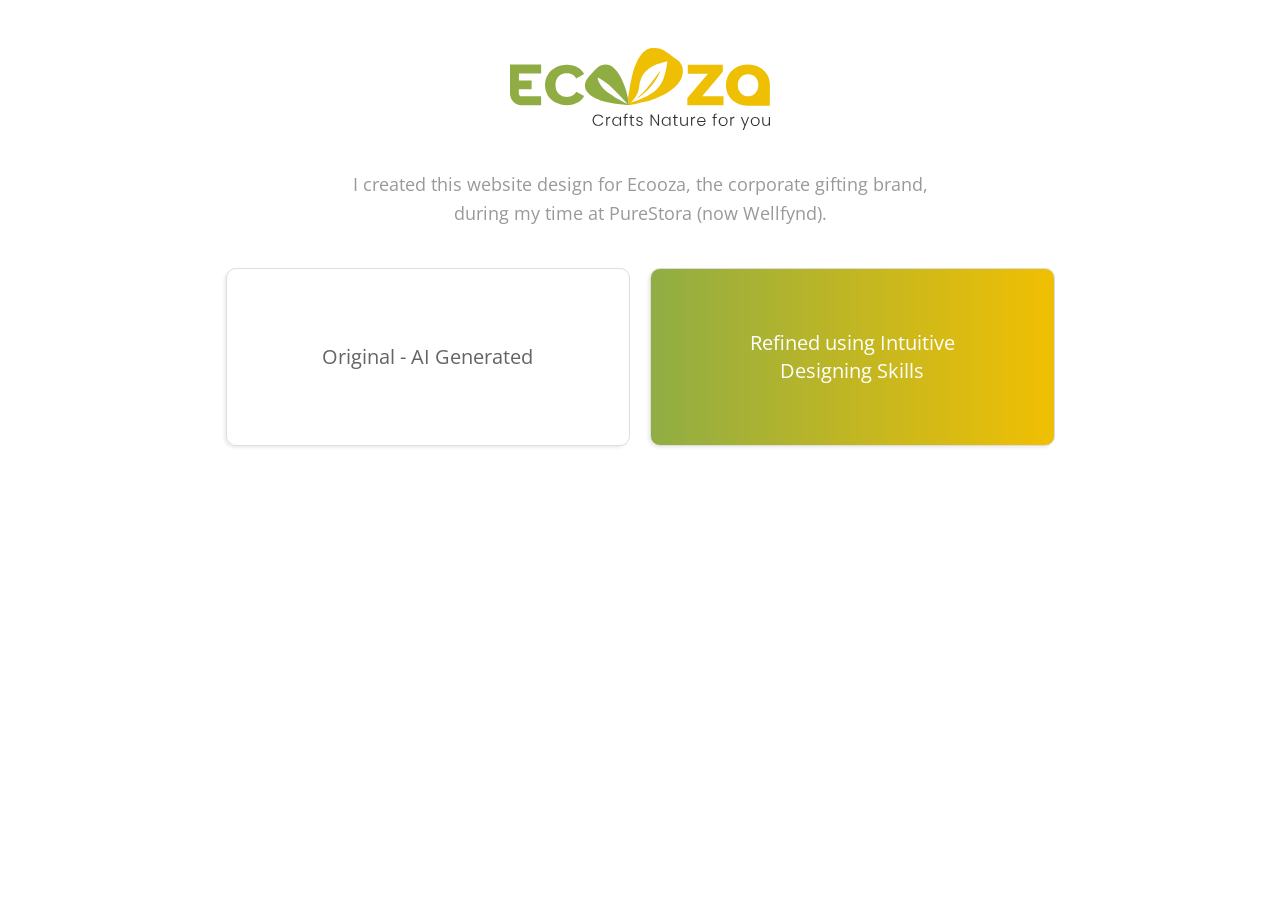
<file: index.html>
<!DOCTYPE html>
<html>
	<head>
		<title>Istian</title>
		<link href="v.ico" rel="icon">
		<link href="index-style.css" rel="stylesheet">
		<meta name="viewport" content="user-scalable=no, initial-scale=1, minimum-scale=1, maximum-scale=1, width=device-width, height=device-height">
		<meta name="theme-color" content="#ffffff">
		<meta name="msapplication-navbuttton-color" content="#ffffff">
		<meta name="mobile-web-app-capable" content="yes">
		<meta name="apple-mobile-web-app-status-bar-style" content="#ffffff">

		<link rel="preconnect" href="https://fonts.googleapis.com">
        <link rel="preconnect" href="https://fonts.gstatic.com" crossorigin>
        <link href="https://fonts.googleapis.com/css2?family=Open+Sans:ital,wght@0,300..800;1,300..800&display=swap" rel="stylesheet">
	</head>
	<body>
		<div class="main">
            <img class="logo" src="refined\images\ecooza-logo-color.svg" />
            <div class="info">I created this website design for Ecooza, the corporate gifting brand, <br/>
                during my time at PureStora (now Wellfynd).</div>
            <div class="website-links">
                <a class="original" href="original">
                    <span>Original - AI Generated</span>
                </a>
                <a class="refined" href="refined">
                    <span>Refined using Intuitive Designing Skills</span>
                </a>
            </div>
		</div>
	</body>
</html>
</file>
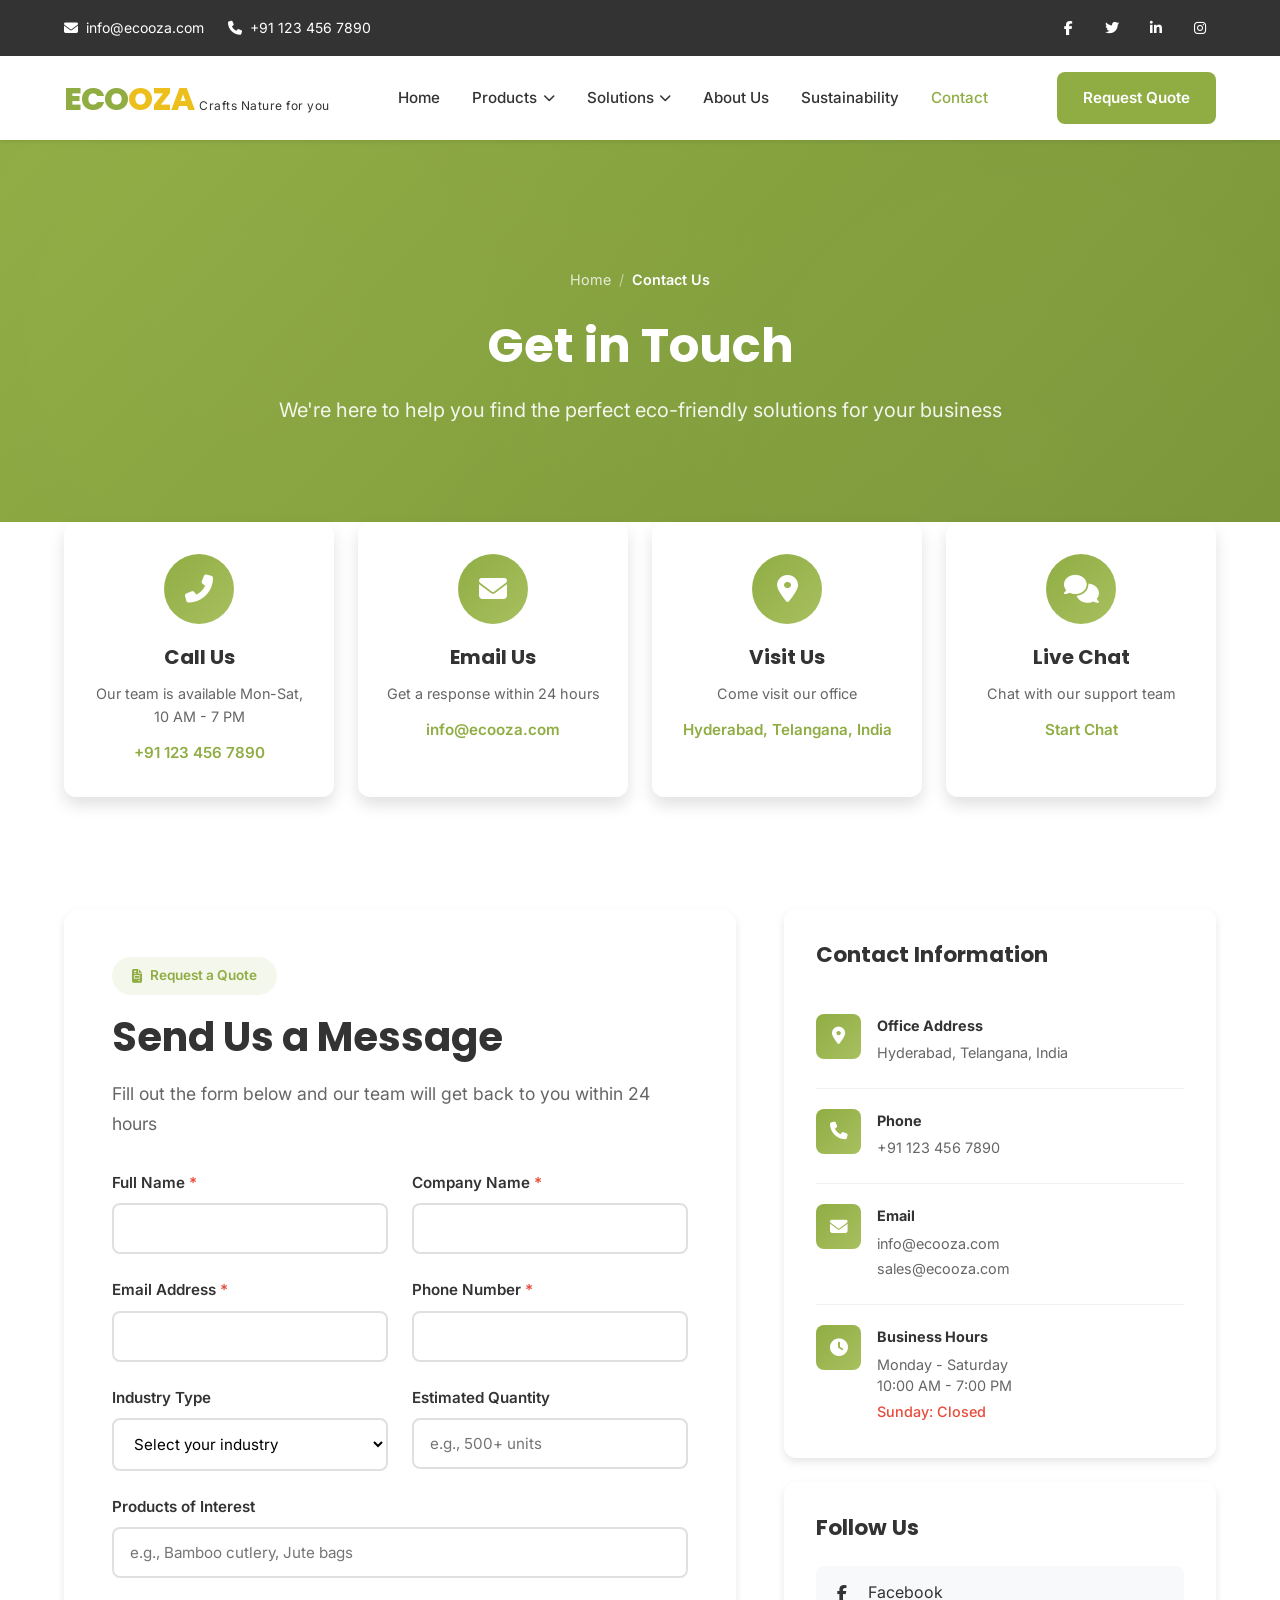
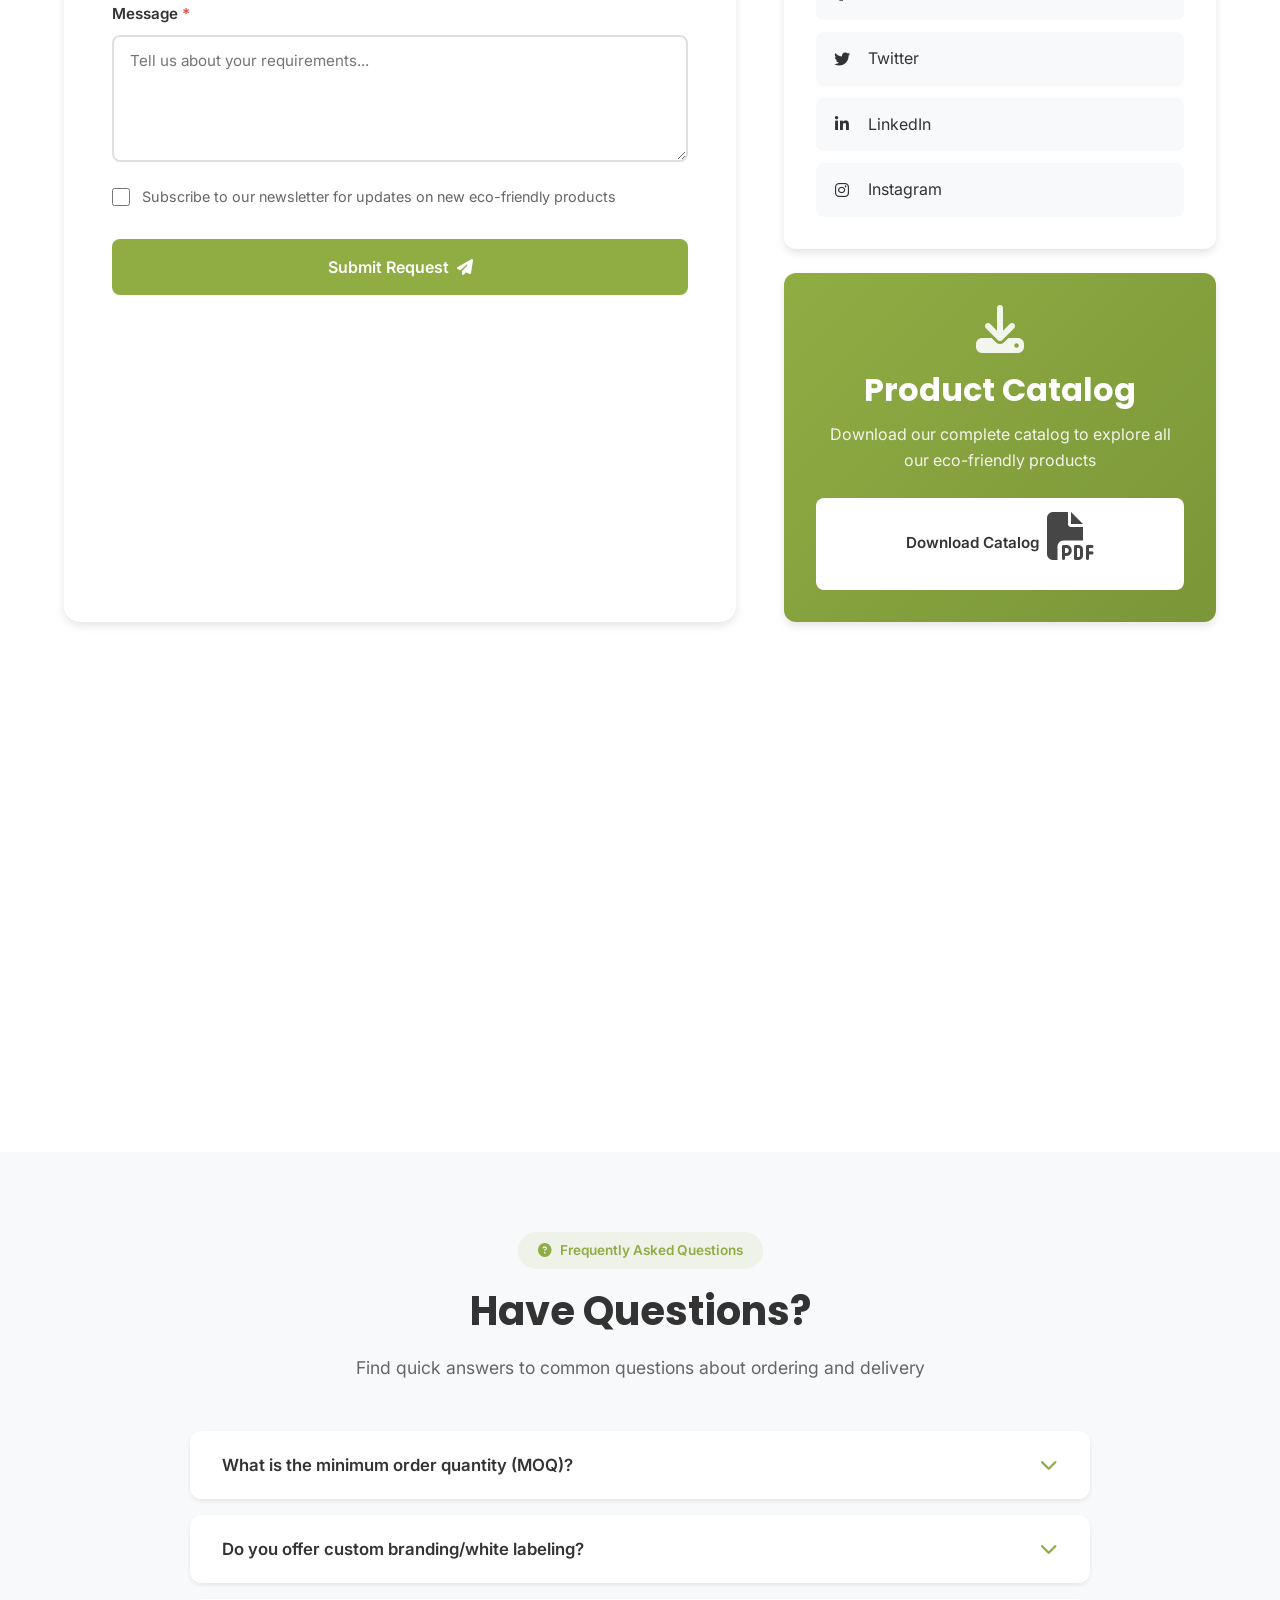
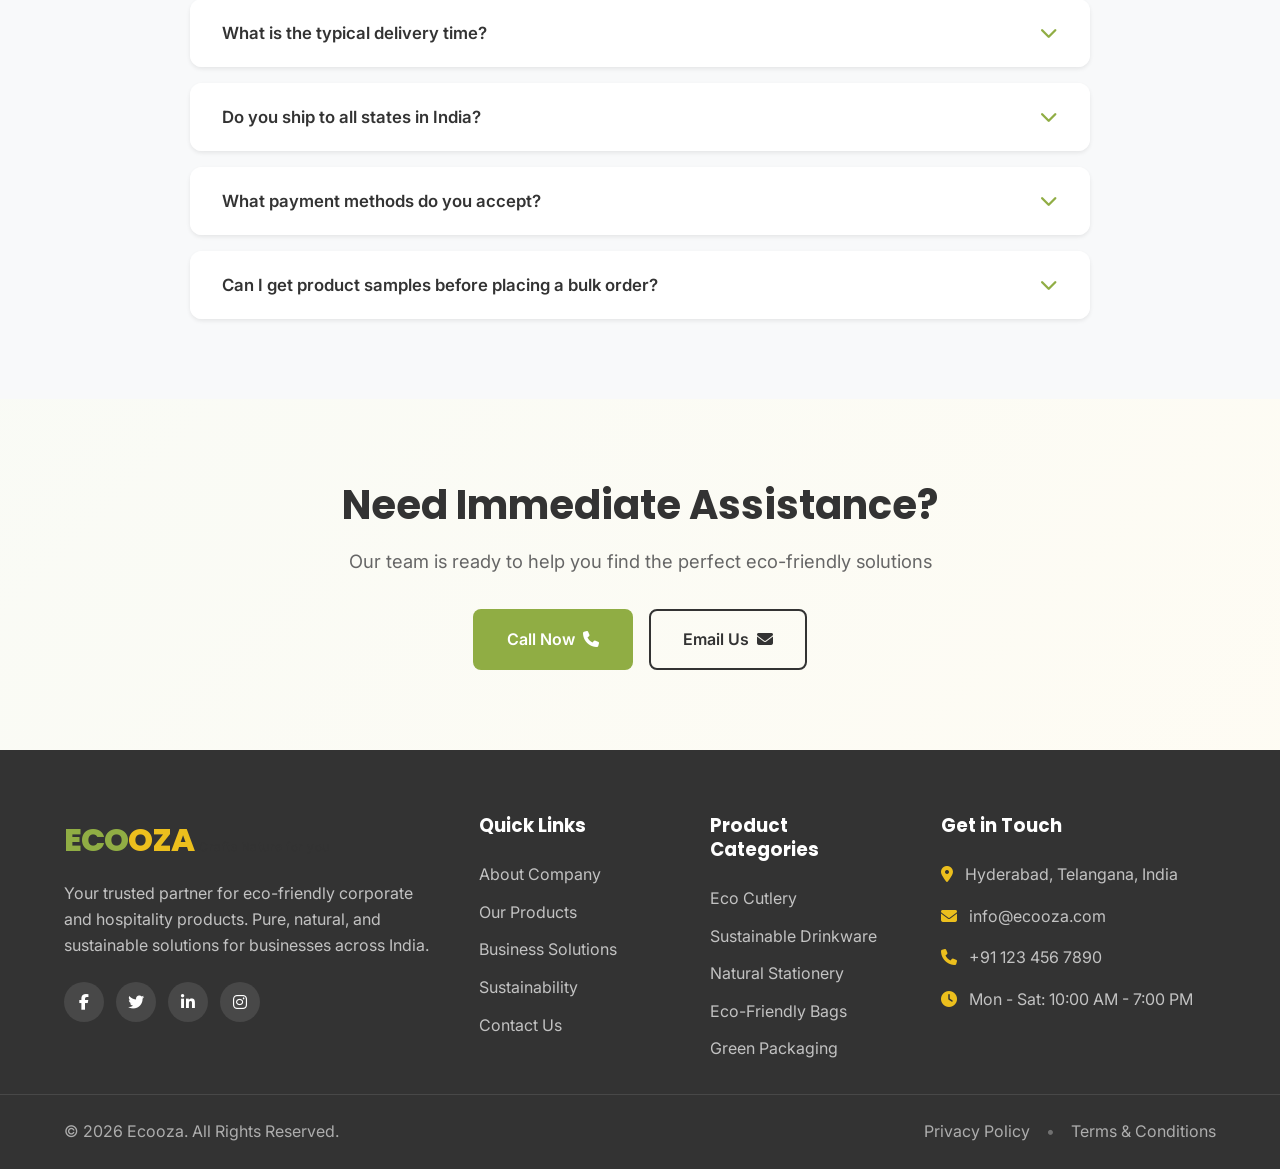
<file: original/contact.html>
<!DOCTYPE html>
<html lang="en">
<head>
    <meta charset="UTF-8">
    <meta name="viewport" content="width=device-width, initial-scale=1.0">
    <meta name="description" content="Contact Ecooza - Get in touch for bulk orders, custom quotes, and sustainable product inquiries.">
    <meta name="keywords" content="contact ecooza, request quote, bulk orders, eco products inquiry">
    <title>Contact Us - Ecooza | Request Quote & Get in Touch</title>
    
    <!-- Fonts -->
    <link rel="preconnect" href="https://fonts.googleapis.com">
    <link rel="preconnect" href="https://fonts.gstatic.com" crossorigin>
    <link href="https://fonts.googleapis.com/css2?family=Inter:wght@300;400;500;600;700;800&family=Poppins:wght@400;500;600;700;800&display=swap" rel="stylesheet">
    
    <!-- Font Awesome Icons -->
    <link rel="stylesheet" href="https://cdnjs.cloudflare.com/ajax/libs/font-awesome/6.5.1/css/all.min.css">
    
    <!-- Custom CSS -->
    <link rel="stylesheet" href="css/style.css">
</head>
<body>

    <!-- Top Bar -->
    <div class="top-bar">
        <div class="container">
            <div class="top-bar-content">
                <div class="top-bar-left">
                    <a href="mailto:info@ecooza.com"><i class="fas fa-envelope"></i> info@ecooza.com</a>
                    <a href="tel:+911234567890"><i class="fas fa-phone"></i> +91 123 456 7890</a>
                </div>
                <div class="top-bar-right">
                    <div class="social-links">
                        <a href="#" aria-label="Facebook"><i class="fab fa-facebook-f"></i></a>
                        <a href="#" aria-label="Twitter"><i class="fab fa-twitter"></i></a>
                        <a href="#" aria-label="LinkedIn"><i class="fab fa-linkedin-in"></i></a>
                        <a href="#" aria-label="Instagram"><i class="fab fa-instagram"></i></a>
                    </div>
                </div>
            </div>
        </div>
    </div>

    <!-- Header / Navigation -->
    <header class="header" id="header">
        <div class="container">
            <nav class="navbar">
                <div class="logo">
                    <a href="index.html">
                        <span class="logo-text">
                            <span class="logo-eco">ECO</span><span class="logo-oza">OZA</span>
                        </span>
                        <span class="logo-tagline">Crafts Nature for you</span>
                    </a>
                </div>

                <ul class="nav-menu" id="navMenu">
                    <li class="nav-item">
                        <a href="index.html" class="nav-link">Home</a>
                    </li>
                    <li class="nav-item dropdown">
                        <a href="products.html" class="nav-link">Products <i class="fas fa-chevron-down"></i></a>
                        <ul class="dropdown-menu">
                            <li><a href="products.html?category=cutlery">Eco Cutlery</a></li>
                            <li><a href="products.html?category=drinkware">Sustainable Drinkware</a></li>
                            <li><a href="products.html?category=stationery">Natural Stationery</a></li>
                            <li><a href="products.html?category=bags">Eco-Friendly Bags</a></li>
                            <li><a href="products.html?category=packaging">Green Packaging</a></li>
                            <li><a href="products.html">View All Products</a></li>
                        </ul>
                    </li>
                    <li class="nav-item dropdown">
                        <a href="solutions.html" class="nav-link">Solutions <i class="fas fa-chevron-down"></i></a>
                        <ul class="dropdown-menu">
                            <li><a href="solutions.html#hotels">Hotels & Hospitality</a></li>
                            <li><a href="solutions.html#restaurants">Restaurants & Cafés</a></li>
                            <li><a href="solutions.html#corporate">Corporate Offices</a></li>
                            <li><a href="solutions.html#events">Events & Conferences</a></li>
                            <li><a href="solutions.html#gifting">Corporate Gifting</a></li>
                        </ul>
                    </li>
                    <li class="nav-item">
                        <a href="about.html" class="nav-link">About Us</a>
                    </li>
                    <li class="nav-item">
                        <a href="sustainability.html" class="nav-link">Sustainability</a>
                    </li>
                    <li class="nav-item">
                        <a href="contact.html" class="nav-link active">Contact</a>
                    </li>
                </ul>

                <div class="nav-actions">
                    <a href="contact.html" class="btn btn-primary">Request Quote</a>
                    <button class="mobile-menu-toggle" id="mobileMenuToggle" aria-label="Toggle menu">
                        <span></span>
                        <span></span>
                        <span></span>
                    </button>
                </div>
            </nav>
        </div>
    </header>

    <!-- Page Hero -->
    <section class="page-hero">
        <div class="page-hero-background"></div>
        <div class="container">
            <div class="page-hero-content">
                <nav class="breadcrumb">
                    <a href="index.html">Home</a>
                    <span class="separator">/</span>
                    <span>Contact Us</span>
                </nav>
                <h1 class="page-hero-title">Get in Touch</h1>
                <p class="page-hero-description">
                    We're here to help you find the perfect eco-friendly solutions for your business
                </p>
            </div>
        </div>
    </section>

    <!-- Contact Info Cards -->
    <section class="contact-info-cards">
        <div class="container">
            <div class="contact-cards-grid">
                <div class="contact-info-card">
                    <div class="contact-card-icon">
                        <i class="fas fa-phone-alt"></i>
                    </div>
                    <h3 class="contact-card-title">Call Us</h3>
                    <p class="contact-card-description">
                        Our team is available Mon-Sat, 10 AM - 7 PM
                    </p>
                    <a href="tel:+911234567890" class="contact-card-link">+91 123 456 7890</a>
                </div>

                <div class="contact-info-card">
                    <div class="contact-card-icon">
                        <i class="fas fa-envelope"></i>
                    </div>
                    <h3 class="contact-card-title">Email Us</h3>
                    <p class="contact-card-description">
                        Get a response within 24 hours
                    </p>
                    <a href="mailto:info@ecooza.com" class="contact-card-link">info@ecooza.com</a>
                </div>

                <div class="contact-info-card">
                    <div class="contact-card-icon">
                        <i class="fas fa-map-marker-alt"></i>
                    </div>
                    <h3 class="contact-card-title">Visit Us</h3>
                    <p class="contact-card-description">
                        Come visit our office
                    </p>
                    <a href="#" class="contact-card-link">Hyderabad, Telangana, India</a>
                </div>

                <div class="contact-info-card">
                    <div class="contact-card-icon">
                        <i class="fas fa-comments"></i>
                    </div>
                    <h3 class="contact-card-title">Live Chat</h3>
                    <p class="contact-card-description">
                        Chat with our support team
                    </p>
                    <a href="#" class="contact-card-link">Start Chat</a>
                </div>
            </div>
        </div>
    </section>

    <!-- Contact Form & Map Section -->
    <section class="contact-main">
        <div class="container">
            <div class="contact-main-grid">
                <!-- Contact Form -->
                <div class="contact-form-wrapper">
                    <div class="contact-form-header">
                        <span class="section-badge">
                            <i class="fas fa-file-invoice"></i> Request a Quote
                        </span>
                        <h2 class="section-title">Send Us a Message</h2>
                        <p class="section-description">
                            Fill out the form below and our team will get back to you within 24 hours
                        </p>
                    </div>

                    <form class="contact-form" id="contactForm">
                        <div class="form-row">
                            <div class="form-group">
                                <label for="fullName">Full Name <span class="required">*</span></label>
                                <input type="text" id="fullName" name="fullName" required>
                                <span class="form-error" id="fullNameError"></span>
                            </div>

                            <div class="form-group">
                                <label for="companyName">Company Name <span class="required">*</span></label>
                                <input type="text" id="companyName" name="companyName" required>
                                <span class="form-error" id="companyNameError"></span>
                            </div>
                        </div>

                        <div class="form-row">
                            <div class="form-group">
                                <label for="email">Email Address <span class="required">*</span></label>
                                <input type="email" id="email" name="email" required>
                                <span class="form-error" id="emailError"></span>
                            </div>

                            <div class="form-group">
                                <label for="phone">Phone Number <span class="required">*</span></label>
                                <input type="tel" id="phone" name="phone" required>
                                <span class="form-error" id="phoneError"></span>
                            </div>
                        </div>

                        <div class="form-row">
                            <div class="form-group">
                                <label for="industry">Industry Type</label>
                                <select id="industry" name="industry">
                                    <option value="">Select your industry</option>
                                    <option value="hotel">Hotels & Hospitality</option>
                                    <option value="restaurant">Restaurants & Cafés</option>
                                    <option value="corporate">Corporate Offices</option>
                                    <option value="events">Events & Conferences</option>
                                    <option value="gifting">Corporate Gifting</option>
                                    <option value="manufacturing">Manufacturing</option>
                                    <option value="other">Other</option>
                                </select>
                            </div>

                            <div class="form-group">
                                <label for="quantity">Estimated Quantity</label>
                                <input type="text" id="quantity" name="quantity" placeholder="e.g., 500+ units">
                            </div>
                        </div>

                        <div class="form-group">
                            <label for="productInterest">Products of Interest</label>
                            <input type="text" id="productInterest" name="productInterest" placeholder="e.g., Bamboo cutlery, Jute bags">
                        </div>

                        <div class="form-group">
                            <label for="message">Message <span class="required">*</span></label>
                            <textarea id="message" name="message" rows="5" required placeholder="Tell us about your requirements..."></textarea>
                            <span class="form-error" id="messageError"></span>
                        </div>

                        <div class="form-group">
                            <label class="checkbox-label">
                                <input type="checkbox" name="newsletter" id="newsletter">
                                <span>Subscribe to our newsletter for updates on new eco-friendly products</span>
                            </label>
                        </div>

                        <button type="submit" class="btn btn-primary btn-lg btn-full">
                            Submit Request <i class="fas fa-paper-plane"></i>
                        </button>
                    </form>

                    <div class="form-success-message" id="successMessage">
                        <i class="fas fa-check-circle"></i>
                        <h3>Thank You!</h3>
                        <p>Your message has been sent successfully. We'll get back to you within 24 hours.</p>
                    </div>
                </div>

                <!-- Contact Info Sidebar -->
                <div class="contact-sidebar">
                    <div class="contact-sidebar-card">
                        <h3 class="sidebar-title">Contact Information</h3>
                        
                        <div class="sidebar-info-item">
                            <div class="sidebar-icon">
                                <i class="fas fa-map-marker-alt"></i>
                            </div>
                            <div class="sidebar-content">
                                <strong>Office Address</strong>
                                <p>Hyderabad, Telangana, India</p>
                            </div>
                        </div>

                        <div class="sidebar-info-item">
                            <div class="sidebar-icon">
                                <i class="fas fa-phone"></i>
                            </div>
                            <div class="sidebar-content">
                                <strong>Phone</strong>
                                <p><a href="tel:+911234567890">+91 123 456 7890</a></p>
                            </div>
                        </div>

                        <div class="sidebar-info-item">
                            <div class="sidebar-icon">
                                <i class="fas fa-envelope"></i>
                            </div>
                            <div class="sidebar-content">
                                <strong>Email</strong>
                                <p><a href="mailto:info@ecooza.com">info@ecooza.com</a></p>
                                <p><a href="mailto:sales@ecooza.com">sales@ecooza.com</a></p>
                            </div>
                        </div>

                        <div class="sidebar-info-item">
                            <div class="sidebar-icon">
                                <i class="fas fa-clock"></i>
                            </div>
                            <div class="sidebar-content">
                                <strong>Business Hours</strong>
                                <p>Monday - Saturday<br>10:00 AM - 7:00 PM</p>
                                <p class="closed-day">Sunday: Closed</p>
                            </div>
                        </div>
                    </div>

                    <div class="contact-sidebar-card">
                        <h3 class="sidebar-title">Follow Us</h3>
                        <div class="sidebar-social">
                            <a href="#" class="sidebar-social-link">
                                <i class="fab fa-facebook-f"></i>
                                <span>Facebook</span>
                            </a>
                            <a href="#" class="sidebar-social-link">
                                <i class="fab fa-twitter"></i>
                                <span>Twitter</span>
                            </a>
                            <a href="#" class="sidebar-social-link">
                                <i class="fab fa-linkedin-in"></i>
                                <span>LinkedIn</span>
                            </a>
                            <a href="#" class="sidebar-social-link">
                                <i class="fab fa-instagram"></i>
                                <span>Instagram</span>
                            </a>
                        </div>
                    </div>

                    <div class="contact-sidebar-card sidebar-cta">
                        <i class="fas fa-download"></i>
                        <h3>Product Catalog</h3>
                        <p>Download our complete catalog to explore all our eco-friendly products</p>
                        <a href="#" class="btn btn-white btn-full">
                            Download Catalog <i class="fas fa-file-pdf"></i>
                        </a>
                    </div>
                </div>
            </div>
        </div>
    </section>

    <!-- Map Section -->
    <section class="map-section">
        <div class="map-container">
            <!-- Replace with actual Google Maps embed code -->
            <iframe 
                src="https://www.google.com/maps/embed?pb=!1m18!1m12!1m3!1d243647.3160142469!2d78.24323149999999!3d17.412608!2m3!1f0!2f0!3f0!3m2!1i1024!2i768!4f13.1!3m3!1m2!1s0x3bcb99daeaebd2c7%3A0xae93b78392bafbc2!2sHyderabad%2C%20Telangana!5e0!3m2!1sen!2sin!4v1234567890123!5m2!1sen!2sin"
                width="100%" 
                height="450" 
                style="border:0;" 
                allowfullscreen="" 
                loading="lazy" 
                referrerpolicy="no-referrer-when-downgrade">
            </iframe>
        </div>
    </section>

    <!-- FAQ Section -->
    <section class="contact-faq">
        <div class="container">
            <div class="section-header text-center">
                <span class="section-badge">
                    <i class="fas fa-question-circle"></i> Frequently Asked Questions
                </span>
                <h2 class="section-title">Have Questions?</h2>
                <p class="section-description">
                    Find quick answers to common questions about ordering and delivery
                </p>
            </div>

            <div class="faq-grid">
                <div class="faq-item">
                    <button class="faq-question">
                        <span>What is the minimum order quantity (MOQ)?</span>
                        <i class="fas fa-chevron-down"></i>
                    </button>
                    <div class="faq-answer">
                        <p>MOQ varies by product category. Generally, it ranges from 100 to 500 units. For specific products, please contact our sales team for customized requirements.</p>
                    </div>
                </div>

                <div class="faq-item">
                    <button class="faq-question">
                        <span>Do you offer custom branding/white labeling?</span>
                        <i class="fas fa-chevron-down"></i>
                    </button>
                    <div class="faq-answer">
                        <p>Yes! We offer comprehensive white-label solutions including logo printing, custom packaging, and branded product designs. Contact us with your branding requirements.</p>
                    </div>
                </div>

                <div class="faq-item">
                    <button class="faq-question">
                        <span>What is the typical delivery time?</span>
                        <i class="fas fa-chevron-down"></i>
                    </button>
                    <div class="faq-answer">
                        <p>Standard delivery takes 7-15 business days depending on your location and order size. Custom branded orders may take 15-20 business days. Express shipping is available for urgent orders.</p>
                    </div>
                </div>

                <div class="faq-item">
                    <button class="faq-question">
                        <span>Do you ship to all states in India?</span>
                        <i class="fas fa-chevron-down"></i>
                    </button>
                    <div class="faq-answer">
                        <p>Yes, we have a pan-India delivery network covering all 28 states and 8 union territories. We work with reliable logistics partners to ensure timely delivery.</p>
                    </div>
                </div>

                <div class="faq-item">
                    <button class="faq-question">
                        <span>What payment methods do you accept?</span>
                        <i class="fas fa-chevron-down"></i>
                    </button>
                    <div class="faq-answer">
                        <p>We accept bank transfers, online payment gateways, and for verified B2B clients, we offer credit terms. Payment details will be discussed during the quotation process.</p>
                    </div>
                </div>

                <div class="faq-item">
                    <button class="faq-question">
                        <span>Can I get product samples before placing a bulk order?</span>
                        <i class="fas fa-chevron-down"></i>
                    </button>
                    <div class="faq-answer">
                        <p>Yes, we provide samples for most products at nominal charges. This helps you verify quality before committing to bulk orders. Sample orders typically ship within 3-5 business days.</p>
                    </div>
                </div>
            </div>
        </div>
    </section>

    <!-- CTA Section -->
    <section class="cta-section">
        <div class="container">
            <div class="cta-content">
                <h2 class="cta-title">Need Immediate Assistance?</h2>
                <p class="cta-description">
                    Our team is ready to help you find the perfect eco-friendly solutions
                </p>
                <div class="cta-buttons">
                    <a href="tel:+911234567890" class="btn btn-primary btn-lg">
                        Call Now <i class="fas fa-phone"></i>
                    </a>
                    <a href="mailto:info@ecooza.com" class="btn btn-outline btn-lg">
                        Email Us <i class="fas fa-envelope"></i>
                    </a>
                </div>
            </div>
        </div>
    </section>

    <!-- Footer -->
    <footer class="footer">
        <div class="footer-main">
            <div class="container">
                <div class="footer-grid">
                    <!-- Company Info -->
                    <div class="footer-column">
                        <div class="footer-logo">
                            <span class="logo-text">
                                <span class="logo-eco">ECO</span><span class="logo-oza">OZA</span>
                            </span>
                            <span class="logo-tagline">Crafts Nature for you</span>
                        </div>
                        <p class="footer-description">
                            Your trusted partner for eco-friendly corporate and hospitality products. 
                            Pure, natural, and sustainable solutions for businesses across India.
                        </p>
                        <div class="footer-social">
                            <a href="#" aria-label="Facebook"><i class="fab fa-facebook-f"></i></a>
                            <a href="#" aria-label="Twitter"><i class="fab fa-twitter"></i></a>
                            <a href="#" aria-label="LinkedIn"><i class="fab fa-linkedin-in"></i></a>
                            <a href="#" aria-label="Instagram"><i class="fab fa-instagram"></i></a>
                        </div>
                    </div>

                    <!-- Quick Links -->
                    <div class="footer-column">
                        <h3 class="footer-heading">Quick Links</h3>
                        <ul class="footer-links">
                            <li><a href="about.html">About Company</a></li>
                            <li><a href="products.html">Our Products</a></li>
                            <li><a href="solutions.html">Business Solutions</a></li>
                            <li><a href="sustainability.html">Sustainability</a></li>
                            <li><a href="contact.html">Contact Us</a></li>
                        </ul>
                    </div>

                    <!-- Product Categories -->
                    <div class="footer-column">
                        <h3 class="footer-heading">Product Categories</h3>
                        <ul class="footer-links">
                            <li><a href="products.html?category=cutlery">Eco Cutlery</a></li>
                            <li><a href="products.html?category=drinkware">Sustainable Drinkware</a></li>
                            <li><a href="products.html?category=stationery">Natural Stationery</a></li>
                            <li><a href="products.html?category=bags">Eco-Friendly Bags</a></li>
                            <li><a href="products.html?category=packaging">Green Packaging</a></li>
                        </ul>
                    </div>

                    <!-- Contact Info -->
                    <div class="footer-column">
                        <h3 class="footer-heading">Get in Touch</h3>
                        <ul class="footer-contact">
                            <li>
                                <i class="fas fa-map-marker-alt"></i>
                                <span>Hyderabad, Telangana, India</span>
                            </li>
                            <li>
                                <i class="fas fa-envelope"></i>
                                <a href="mailto:info@ecooza.com">info@ecooza.com</a>
                            </li>
                            <li>
                                <i class="fas fa-phone"></i>
                                <a href="tel:+911234567890">+91 123 456 7890</a>
                            </li>
                            <li>
                                <i class="fas fa-clock"></i>
                                <span>Mon - Sat: 10:00 AM - 7:00 PM</span>
                            </li>
                        </ul>
                    </div>
                </div>
            </div>
        </div>

        <!-- Footer Bottom -->
        <div class="footer-bottom">
            <div class="container">
                <div class="footer-bottom-content">
                    <p>&copy; 2026 Ecooza. All Rights Reserved.</p>
                    <div class="footer-bottom-links">
                        <a href="privacy.html">Privacy Policy</a>
                        <span>•</span>
                        <a href="terms.html">Terms & Conditions</a>
                    </div>
                </div>
            </div>
        </div>
    </footer>

    <!-- Scroll to Top Button -->
    <button class="scroll-to-top" id="scrollToTop" aria-label="Scroll to top">
        <i class="fas fa-arrow-up"></i>
    </button>

    <!-- Custom JavaScript -->
    <script src="js/main.js"></script>
</body>
</html>
</file>
<file: index-style.css>
* {
    font-family: "Open Sans", sans-serif;
}

img.logo {
    width: 100%;
    min-width: 160px;
    max-width: 260px;
}

.main {
    display: flex;
    flex-direction: column;
    align-items: center;
    padding: 40px 20px;
}

.info {
    font-size: 18px;
    color: #999;
    margin-top: 40px;
    text-align: center;
    line-height: 1.6;
}

.website-links {
    display: flex;
    
    gap: 20px;
    padding: 40px 20px 20px;
    flex-wrap: wrap;
}

.website-links a {
    flex: 1;
    min-width: 260px;
    border: 1px solid #ddd;
    border-radius: 10px;
    padding: 60px;
    text-decoration: none;
    color: #646464;
    box-shadow: -2px 2px 3px rgb(0 0 0 / 7%);
    text-align: center;
    line-height: 1.4;
    font-size: 20px;
    display: flex;
    align-items: center;
    justify-content: center;
    box-sizing: border-box;
}

.website-links a.original:hover {
    background-color: #f3f3f3;
    border: 1px solid #ccc;
}

.website-links a.refined {
    background-image: linear-gradient(to right, #90ad44 0%, #efbf04 50%, #90ad44 100%);
    color: #fff;
    background-position: 0 0;
    background-size: 196%;
    transition: background 0.5s ease-out;
}

.website-links a.refined:hover {
    background-position: 100% 0;
}
</file>
<file: original/css/style.css>
/* ===================================
   Ecooza Website - Main Stylesheet
   Brand Colors:
   - Green: #90ad44
   - Yellow/Gold: #ecbf1d
   - Gray: #333333
   =================================== */

/* CSS Variables */
:root {
    /* Brand Colors */
    --color-primary: #90ad44;
    --color-secondary: #ecbf1d;
    --color-dark: #333333;
    --color-darker: #1a1a1a;
    --color-light: #f8f9fa;
    --color-white: #ffffff;
    
    /* Shades */
    --color-primary-light: #a8c05f;
    --color-primary-dark: #7a9638;
    --color-secondary-light: #f0cb4a;
    --color-secondary-dark: #d4a710;
    
    /* Text Colors */
    --color-text-primary: #333333;
    --color-text-secondary: #666666;
    --color-text-light: #999999;
    
    /* Background Colors */
    --color-bg-light: #f8f9fa;
    --color-bg-lighter: #fafbfc;
    
    /* Border Colors */
    --color-border: #e0e0e0;
    --color-border-light: #f0f0f0;
    
    /* Shadows */
    --shadow-sm: 0 2px 4px rgba(0, 0, 0, 0.08);
    --shadow-md: 0 4px 8px rgba(0, 0, 0, 0.1);
    --shadow-lg: 0 8px 16px rgba(0, 0, 0, 0.12);
    --shadow-xl: 0 12px 24px rgba(0, 0, 0, 0.15);
    
    /* Typography */
    --font-primary: 'Inter', sans-serif;
    --font-heading: 'Poppins', sans-serif;
    
    /* Spacing */
    --spacing-xs: 0.5rem;
    --spacing-sm: 1rem;
    --spacing-md: 1.5rem;
    --spacing-lg: 2rem;
    --spacing-xl: 3rem;
    --spacing-2xl: 4rem;
    
    /* Transitions */
    --transition-fast: 0.2s ease;
    --transition-normal: 0.3s ease;
    --transition-slow: 0.5s ease;
    
    /* Border Radius */
    --radius-sm: 4px;
    --radius-md: 8px;
    --radius-lg: 12px;
    --radius-xl: 16px;
    --radius-full: 9999px;
}

/* ===================================
   Reset & Base Styles
   =================================== */

* {
    margin: 0;
    padding: 0;
    box-sizing: border-box;
}

html {
    font-size: 16px;
    scroll-behavior: smooth;
}

body {
    font-family: var(--font-primary);
    font-size: 1rem;
    line-height: 1.6;
    color: var(--color-text-primary);
    background-color: var(--color-white);
    overflow-x: hidden;
}

/* Typography */
h1, h2, h3, h4, h5, h6 {
    font-family: var(--font-heading);
    font-weight: 700;
    line-height: 1.3;
    color: var(--color-dark);
    margin-bottom: 1rem;
}

h1 { font-size: 3rem; }
h2 { font-size: 2.5rem; }
h3 { font-size: 2rem; }
h4 { font-size: 1.5rem; }
h5 { font-size: 1.25rem; }
h6 { font-size: 1rem; }

p {
    margin-bottom: 1rem;
    color: var(--color-text-secondary);
}

a {
    color: var(--color-primary);
    text-decoration: none;
    transition: var(--transition-fast);
}

a:hover {
    color: var(--color-primary-dark);
}

img {
    max-width: 100%;
    height: auto;
    display: block;
}

ul {
    list-style: none;
}

button {
    border: none;
    background: none;
    cursor: pointer;
    font-family: inherit;
}

/* Container */
.container {
    max-width: 1200px;
    margin: 0 auto;
    padding: 0 1.5rem;
}

/* ===================================
   Top Bar
   =================================== */

.top-bar {
    background-color: var(--color-dark);
    color: var(--color-white);
    padding: 0.75rem 0;
    font-size: 0.875rem;
}

.top-bar-content {
    display: flex;
    justify-content: space-between;
    align-items: center;
    flex-wrap: wrap;
    gap: 1rem;
}

.top-bar-left {
    display: flex;
    gap: 1.5rem;
    flex-wrap: wrap;
}

.top-bar-left a {
    color: var(--color-white);
    display: flex;
    align-items: center;
    gap: 0.5rem;
}

.top-bar-left a:hover {
    color: var(--color-secondary);
}

.top-bar-right .social-links {
    display: flex;
    gap: 0.75rem;
}

.social-links a {
    color: var(--color-white);
    width: 32px;
    height: 32px;
    display: flex;
    align-items: center;
    justify-content: center;
    border-radius: var(--radius-full);
    transition: var(--transition-fast);
}

.social-links a:hover {
    background-color: var(--color-primary);
    color: var(--color-white);
}

/* ===================================
   Header & Navigation
   =================================== */

.header {
    background-color: var(--color-white);
    box-shadow: var(--shadow-sm);
    position: sticky;
    top: 0;
    z-index: 1000;
    transition: var(--transition-normal);
}

.header.scrolled {
    box-shadow: var(--shadow-md);
}

.navbar {
    display: flex;
    justify-content: space-between;
    align-items: center;
    padding: 1rem 0;
}

/* Logo */
.logo {
    display: flex;
    flex-direction: column;
    gap: 0.25rem;
}

.logo-text {
    font-size: 2rem;
    font-weight: 800;
    font-family: var(--font-heading);
    letter-spacing: -1px;
}

.logo-eco {
    color: var(--color-primary);
}

.logo-oza {
    color: var(--color-secondary);
}

.logo-tagline {
    font-size: 0.75rem;
    color: var(--color-dark);
    font-weight: 400;
    margin-top: -0.25rem;
    letter-spacing: 0.5px;
}

/* Navigation Menu */
.nav-menu {
    display: flex;
    gap: 2rem;
    align-items: center;
}

.nav-item {
    position: relative;
}

.nav-link {
    color: var(--color-dark);
    font-weight: 500;
    font-size: 0.95rem;
    padding: 0.5rem 0;
    display: flex;
    align-items: center;
    gap: 0.35rem;
    transition: var(--transition-fast);
}

.nav-link:hover,
.nav-link.active {
    color: var(--color-primary);
}

.nav-link i {
    font-size: 0.75rem;
    transition: var(--transition-fast);
}

/* Dropdown Menu */
.dropdown-menu {
    position: absolute;
    top: 100%;
    left: 0;
    background-color: var(--color-white);
    box-shadow: var(--shadow-lg);
    border-radius: var(--radius-md);
    padding: 0.5rem 0;
    min-width: 220px;
    opacity: 0;
    visibility: hidden;
    transform: translateY(10px);
    transition: var(--transition-normal);
    z-index: 100;
}

.nav-item.dropdown:hover .dropdown-menu {
    opacity: 1;
    visibility: visible;
    transform: translateY(0);
}

.nav-item.dropdown:hover .nav-link i {
    transform: rotate(180deg);
}

.dropdown-menu li a {
    display: block;
    padding: 0.75rem 1.5rem;
    color: var(--color-text-secondary);
    font-size: 0.9rem;
    transition: var(--transition-fast);
}

.dropdown-menu li a:hover {
    background-color: var(--color-bg-light);
    color: var(--color-primary);
    padding-left: 1.75rem;
}

/* Navigation Actions */
.nav-actions {
    display: flex;
    align-items: center;
    gap: 1rem;
}

.mobile-menu-toggle {
    display: none;
    flex-direction: column;
    gap: 4px;
    width: 30px;
    height: 24px;
    cursor: pointer;
}

.mobile-menu-toggle span {
    display: block;
    width: 100%;
    height: 3px;
    background-color: var(--color-dark);
    border-radius: 2px;
    transition: var(--transition-fast);
}

/* ===================================
   Buttons
   =================================== */

.btn {
    display: inline-flex;
    align-items: center;
    justify-content: center;
    gap: 0.5rem;
    padding: 0.75rem 1.5rem;
    font-size: 0.95rem;
    font-weight: 600;
    border-radius: var(--radius-md);
    transition: var(--transition-fast);
    cursor: pointer;
    border: 2px solid transparent;
    text-align: center;
}

.btn-primary {
    background-color: var(--color-primary);
    color: var(--color-white);
}

.btn-primary:hover {
    background-color: var(--color-primary-dark);
    color: var(--color-white);
    transform: translateY(-2px);
    box-shadow: var(--shadow-md);
}

.btn-secondary {
    background-color: var(--color-secondary);
    color: var(--color-dark);
}

.btn-secondary:hover {
    background-color: var(--color-secondary-dark);
    color: var(--color-white);
    transform: translateY(-2px);
    box-shadow: var(--shadow-md);
}

.btn-white {
    background-color: var(--color-white);
    color: var(--color-dark);
}

.btn-white:hover {
    background-color: var(--color-light);
    transform: translateY(-2px);
    box-shadow: var(--shadow-md);
}

.btn-outline {
    background-color: transparent;
    color: var(--color-dark);
    border-color: var(--color-dark);
}

.btn-outline:hover {
    background-color: var(--color-dark);
    color: var(--color-white);
    transform: translateY(-2px);
}

.btn-lg {
    padding: 1rem 2rem;
    font-size: 1rem;
}

/* ===================================
   Hero Section
   =================================== */

.hero {
    position: relative;
    min-height: 90vh;
    display: flex;
    align-items: center;
    justify-content: center;
    overflow: hidden;
}

.hero-background {
    position: absolute;
    top: 0;
    left: 0;
    width: 100%;
    height: 100%;
    background: linear-gradient(135deg, 
        rgba(144, 173, 68, 0.1) 0%, 
        rgba(236, 191, 29, 0.1) 100%);
    z-index: -2;
}

.hero-background::before {
    content: '';
    position: absolute;
    top: 0;
    left: 0;
    width: 100%;
    height: 100%;
    background-image: 
        radial-gradient(circle at 20% 50%, rgba(144, 173, 68, 0.15) 0%, transparent 50%),
        radial-gradient(circle at 80% 80%, rgba(236, 191, 29, 0.15) 0%, transparent 50%);
}

.hero-overlay {
    position: absolute;
    top: 0;
    left: 0;
    width: 100%;
    height: 100%;
    background: linear-gradient(to bottom, rgba(255, 255, 255, 0.9) 0%, rgba(255, 255, 255, 0.7) 100%);
    z-index: -1;
}

.hero-content {
    text-align: center;
    max-width: 900px;
    margin: 0 auto;
    padding: 4rem 0;
}

.hero-badge {
    display: inline-flex;
    align-items: center;
    gap: 0.5rem;
    background-color: rgba(144, 173, 68, 0.1);
    color: var(--color-primary);
    padding: 0.5rem 1.25rem;
    border-radius: var(--radius-full);
    font-size: 0.9rem;
    font-weight: 600;
    margin-bottom: 1.5rem;
}

.hero-title {
    font-size: 3.5rem;
    line-height: 1.2;
    margin-bottom: 1.5rem;
    color: var(--color-dark);
}

.hero-title .highlight {
    display: block;
    background: linear-gradient(135deg, var(--color-primary) 0%, var(--color-secondary) 100%);
    -webkit-background-clip: text;
    -webkit-text-fill-color: transparent;
    background-clip: text;
}

.hero-description {
    font-size: 1.15rem;
    color: var(--color-text-secondary);
    margin-bottom: 2rem;
    line-height: 1.7;
}

.hero-buttons {
    display: flex;
    gap: 1rem;
    justify-content: center;
    flex-wrap: wrap;
    margin-bottom: 3rem;
}

.hero-features {
    display: flex;
    gap: 2rem;
    justify-content: center;
    flex-wrap: wrap;
}

.hero-feature {
    display: flex;
    align-items: center;
    gap: 0.5rem;
    color: var(--color-text-secondary);
    font-size: 0.9rem;
}

.hero-feature i {
    color: var(--color-primary);
    font-size: 1.1rem;
}

.hero-scroll {
    position: absolute;
    bottom: 2rem;
    left: 50%;
    transform: translateX(-50%);
}

.hero-scroll a {
    display: flex;
    align-items: center;
    justify-content: center;
    width: 40px;
    height: 40px;
    background-color: var(--color-white);
    border-radius: var(--radius-full);
    color: var(--color-primary);
    box-shadow: var(--shadow-md);
    animation: bounce 2s infinite;
}

@keyframes bounce {
    0%, 20%, 50%, 80%, 100% {
        transform: translateY(0);
    }
    40% {
        transform: translateY(-10px);
    }
    60% {
        transform: translateY(-5px);
    }
}

/* ===================================
   Section Styles
   =================================== */

section {
    padding: 5rem 0;
}

.section-header {
    margin-bottom: 3rem;
}

.section-header.text-center {
    text-align: center;
    max-width: 700px;
    margin-left: auto;
    margin-right: auto;
}

.section-badge {
    display: inline-flex;
    align-items: center;
    gap: 0.5rem;
    background-color: rgba(144, 173, 68, 0.1);
    color: var(--color-primary);
    padding: 0.5rem 1.25rem;
    border-radius: var(--radius-full);
    font-size: 0.85rem;
    font-weight: 600;
    margin-bottom: 1rem;
}

.section-title {
    font-size: 2.5rem;
    margin-bottom: 1rem;
}

.section-description {
    font-size: 1.1rem;
    color: var(--color-text-secondary);
    line-height: 1.7;
}

/* ===================================
   Industries Section
   =================================== */

.industries {
    background-color: var(--color-bg-light);
}

.industries-grid {
    display: grid;
    grid-template-columns: repeat(auto-fit, minmax(320px, 1fr));
    gap: 2rem;
}

.industry-card {
    background-color: var(--color-white);
    padding: 2rem;
    border-radius: var(--radius-lg);
    box-shadow: var(--shadow-sm);
    transition: var(--transition-normal);
}

.industry-card:hover {
    transform: translateY(-5px);
    box-shadow: var(--shadow-lg);
}

.industry-icon {
    width: 70px;
    height: 70px;
    background: linear-gradient(135deg, var(--color-primary) 0%, var(--color-primary-light) 100%);
    border-radius: var(--radius-lg);
    display: flex;
    align-items: center;
    justify-content: center;
    margin-bottom: 1.5rem;
}

.industry-icon i {
    font-size: 2rem;
    color: var(--color-white);
}

.industry-title {
    font-size: 1.5rem;
    margin-bottom: 1rem;
    color: var(--color-dark);
}

.industry-description {
    color: var(--color-text-secondary);
    margin-bottom: 1.5rem;
    line-height: 1.6;
}

.industry-link {
    color: var(--color-primary);
    font-weight: 600;
    display: inline-flex;
    align-items: center;
    gap: 0.5rem;
}

.industry-link:hover {
    gap: 0.75rem;
}

/* ===================================
   Categories Section
   =================================== */

.categories-grid {
    display: grid;
    grid-template-columns: repeat(auto-fit, minmax(300px, 1fr));
    gap: 2rem;
}

.category-card {
    background-color: var(--color-white);
    border-radius: var(--radius-lg);
    overflow: hidden;
    box-shadow: var(--shadow-sm);
    transition: var(--transition-normal);
}

.category-card:hover {
    transform: translateY(-5px);
    box-shadow: var(--shadow-lg);
}

.category-image {
    position: relative;
    height: 250px;
    overflow: hidden;
    background-color: var(--color-bg-light);
}

.category-image img {
    width: 100%;
    height: 100%;
    object-fit: cover;
    transition: var(--transition-slow);
}

.category-card:hover .category-image img {
    transform: scale(1.05);
}

.category-overlay {
    position: absolute;
    top: 0;
    left: 0;
    width: 100%;
    height: 100%;
    background: linear-gradient(to bottom, transparent 0%, rgba(0, 0, 0, 0.7) 100%);
    display: flex;
    align-items: center;
    justify-content: center;
    opacity: 0;
    transition: var(--transition-normal);
}

.category-card:hover .category-overlay {
    opacity: 1;
}

.category-content {
    padding: 1.5rem;
}

.category-title {
    font-size: 1.35rem;
    margin-bottom: 0.5rem;
}

.category-description {
    color: var(--color-text-secondary);
    margin-bottom: 0.75rem;
}

.category-count {
    display: inline-block;
    background-color: rgba(144, 173, 68, 0.1);
    color: var(--color-primary);
    padding: 0.25rem 0.75rem;
    border-radius: var(--radius-full);
    font-size: 0.85rem;
    font-weight: 600;
}

/* ===================================
   Why Choose Us Section
   =================================== */

.why-choose-us {
    background-color: var(--color-white);
}

.why-choose-grid {
    display: grid;
    grid-template-columns: 1fr 1fr;
    gap: 4rem;
    align-items: center;
}

.why-choose-content {
    padding-right: 2rem;
}

.features-list {
    margin: 2rem 0;
    display: flex;
    flex-direction: column;
    gap: 1.5rem;
}

.feature-item {
    display: flex;
    gap: 1rem;
}

.feature-icon {
    width: 50px;
    height: 50px;
    background: linear-gradient(135deg, var(--color-primary) 0%, var(--color-primary-light) 100%);
    border-radius: var(--radius-md);
    display: flex;
    align-items: center;
    justify-content: center;
    flex-shrink: 0;
}

.feature-icon i {
    color: var(--color-white);
    font-size: 1.25rem;
}

.feature-content h4 {
    font-size: 1.15rem;
    margin-bottom: 0.5rem;
    color: var(--color-dark);
}

.feature-content p {
    color: var(--color-text-secondary);
    margin-bottom: 0;
    line-height: 1.5;
}

.why-choose-image {
    position: relative;
}

.why-choose-image img {
    width: 100%;
    border-radius: var(--radius-xl);
    box-shadow: var(--shadow-xl);
}

.image-badge {
    position: absolute;
    bottom: 2rem;
    right: 2rem;
    background-color: var(--color-white);
    padding: 1.5rem;
    border-radius: var(--radius-lg);
    box-shadow: var(--shadow-lg);
    display: flex;
    align-items: center;
    gap: 1rem;
}

.image-badge i {
    font-size: 2rem;
    color: var(--color-secondary);
}

.image-badge strong {
    display: block;
    font-size: 0.85rem;
    color: var(--color-text-light);
    margin-bottom: 0.25rem;
}

.image-badge span {
    display: block;
    font-size: 1.1rem;
    font-weight: 700;
    color: var(--color-dark);
}

/* ===================================
   Sustainability Banner
   =================================== */

.sustainability-banner {
    background: linear-gradient(135deg, var(--color-primary) 0%, var(--color-primary-dark) 100%);
    color: var(--color-white);
    padding: 4rem 0;
}

.sustainability-content {
    display: flex;
    align-items: center;
    justify-content: space-between;
    gap: 2rem;
    flex-wrap: wrap;
}

.sustainability-icon i {
    font-size: 4rem;
    opacity: 0.8;
}

.sustainability-text {
    flex: 1;
}

.sustainability-text h2 {
    color: var(--color-white);
    margin-bottom: 0.5rem;
}

.sustainability-text p {
    color: rgba(255, 255, 255, 0.9);
    margin-bottom: 0;
    font-size: 1.05rem;
}

/* ===================================
   CTA Section
   =================================== */

.cta-section {
    background: linear-gradient(135deg, 
        rgba(144, 173, 68, 0.05) 0%, 
        rgba(236, 191, 29, 0.05) 100%);
    padding: 5rem 0;
}

.cta-content {
    text-align: center;
    max-width: 800px;
    margin: 0 auto;
}

.cta-title {
    font-size: 2.5rem;
    margin-bottom: 1rem;
}

.cta-description {
    font-size: 1.15rem;
    color: var(--color-text-secondary);
    margin-bottom: 2rem;
}

.cta-buttons {
    display: flex;
    gap: 1rem;
    justify-content: center;
    flex-wrap: wrap;
}

/* ===================================
   Footer
   =================================== */

.footer {
    background-color: var(--color-dark);
    color: var(--color-white);
}

.footer-main {
    padding: 4rem 0 2rem;
}

.footer-grid {
    display: grid;
    grid-template-columns: 2fr 1fr 1fr 1.5fr;
    gap: 3rem;
}

.footer-column {
    display: flex;
    flex-direction: column;
}

.footer-logo {
    margin-bottom: 1rem;
}

.footer-description {
    color: rgba(255, 255, 255, 0.7);
    margin-bottom: 1.5rem;
    line-height: 1.6;
}

.footer-social {
    display: flex;
    gap: 0.75rem;
}

.footer-social a {
    width: 40px;
    height: 40px;
    background-color: rgba(255, 255, 255, 0.1);
    border-radius: var(--radius-full);
    display: flex;
    align-items: center;
    justify-content: center;
    color: var(--color-white);
    transition: var(--transition-fast);
}

.footer-social a:hover {
    background-color: var(--color-primary);
}

.footer-heading {
    font-size: 1.15rem;
    margin-bottom: 1.5rem;
    color: var(--color-white);
}

.footer-links {
    display: flex;
    flex-direction: column;
    gap: 0.75rem;
}

.footer-links a {
    color: rgba(255, 255, 255, 0.7);
    transition: var(--transition-fast);
    display: inline-block;
}

.footer-links a:hover {
    color: var(--color-secondary);
    padding-left: 0.5rem;
}

.footer-contact {
    display: flex;
    flex-direction: column;
    gap: 1rem;
}

.footer-contact li {
    display: flex;
    gap: 0.75rem;
    color: rgba(255, 255, 255, 0.7);
    line-height: 1.6;
}

.footer-contact i {
    color: var(--color-secondary);
    margin-top: 0.25rem;
    flex-shrink: 0;
}

.footer-contact a {
    color: rgba(255, 255, 255, 0.7);
}

.footer-contact a:hover {
    color: var(--color-secondary);
}

.footer-bottom {
    border-top: 1px solid rgba(255, 255, 255, 0.1);
    padding: 1.5rem 0;
}

.footer-bottom-content {
    display: flex;
    justify-content: space-between;
    align-items: center;
    flex-wrap: wrap;
    gap: 1rem;
}

.footer-bottom-content p {
    color: rgba(255, 255, 255, 0.6);
    margin-bottom: 0;
}

.footer-bottom-links {
    display: flex;
    gap: 1rem;
    align-items: center;
}

.footer-bottom-links a {
    color: rgba(255, 255, 255, 0.6);
}

.footer-bottom-links a:hover {
    color: var(--color-secondary);
}

.footer-bottom-links span {
    color: rgba(255, 255, 255, 0.3);
}

/* ===================================
   Scroll to Top Button
   =================================== */

.scroll-to-top {
    position: fixed;
    bottom: 2rem;
    right: 2rem;
    width: 50px;
    height: 50px;
    background-color: var(--color-primary);
    color: var(--color-white);
    border-radius: var(--radius-full);
    box-shadow: var(--shadow-lg);
    display: flex;
    align-items: center;
    justify-content: center;
    opacity: 0;
    visibility: hidden;
    transform: translateY(20px);
    transition: var(--transition-normal);
    z-index: 999;
}

.scroll-to-top.visible {
    opacity: 1;
    visibility: visible;
    transform: translateY(0);
}

.scroll-to-top:hover {
    background-color: var(--color-primary-dark);
    transform: translateY(-3px);
}

/* ===================================
   Responsive Design
   =================================== */

@media (max-width: 1024px) {
    h1 { font-size: 2.5rem; }
    h2 { font-size: 2rem; }
    
    .section-title {
        font-size: 2rem;
    }
    
    .hero-title {
        font-size: 2.5rem;
    }
    
    .why-choose-grid {
        grid-template-columns: 1fr;
        gap: 3rem;
    }
    
    .why-choose-content {
        padding-right: 0;
    }
    
    .footer-grid {
        grid-template-columns: repeat(2, 1fr);
    }
}

@media (max-width: 768px) {
    /* Navigation */
    .nav-menu {
        position: fixed;
        top: 0;
        left: -100%;
        width: 280px;
        height: 100vh;
        background-color: var(--color-white);
        box-shadow: var(--shadow-xl);
        flex-direction: column;
        align-items: flex-start;
        padding: 5rem 2rem 2rem;
        gap: 0;
        transition: var(--transition-normal);
        overflow-y: auto;
        z-index: 999;
    }
    
    .nav-menu.active {
        left: 0;
    }
    
    .nav-item {
        width: 100%;
        border-bottom: 1px solid var(--color-border-light);
    }
    
    .nav-link {
        width: 100%;
        padding: 1rem 0;
    }
    
    .dropdown-menu {
        position: static;
        box-shadow: none;
        opacity: 1;
        visibility: visible;
        transform: none;
        padding: 0 0 0 1rem;
        max-height: 0;
        overflow: hidden;
        transition: max-height 0.3s ease;
    }
    
    .nav-item.dropdown.active .dropdown-menu {
        max-height: 500px;
        padding: 0.5rem 0 0.5rem 1rem;
    }
    
    .mobile-menu-toggle {
        display: flex;
    }
    
    .mobile-menu-toggle.active span:nth-child(1) {
        transform: rotate(45deg) translate(5px, 5px);
    }
    
    .mobile-menu-toggle.active span:nth-child(2) {
        opacity: 0;
    }
    
    .mobile-menu-toggle.active span:nth-child(3) {
        transform: rotate(-45deg) translate(7px, -6px);
    }
    
    /* Hero */
    .hero {
        min-height: 70vh;
    }
    
    .hero-title {
        font-size: 2rem;
    }
    
    .hero-description {
        font-size: 1rem;
    }
    
    .hero-buttons {
        flex-direction: column;
    }
    
    .hero-buttons .btn {
        width: 100%;
    }
    
    /* Sections */
    section {
        padding: 3rem 0;
    }
    
    .industries-grid,
    .categories-grid {
        grid-template-columns: 1fr;
    }
    
    .sustainability-content {
        flex-direction: column;
        text-align: center;
    }
    
    .cta-buttons {
        flex-direction: column;
    }
    
    .cta-buttons .btn {
        width: 100%;
    }
    
    .footer-grid {
        grid-template-columns: 1fr;
    }
    
    .image-badge {
        bottom: 1rem;
        right: 1rem;
        padding: 1rem;
    }
}

@media (max-width: 480px) {
    h1 { font-size: 1.75rem; }
    h2 { font-size: 1.5rem; }
    
    .top-bar-content {
        flex-direction: column;
        text-align: center;
    }
    
    .hero-title {
        font-size: 1.75rem;
    }
    
    .section-title {
        font-size: 1.75rem;
    }
    
    .cta-title {
        font-size: 1.75rem;
    }
}

/* ===================================
   Page Hero (for internal pages)
   =================================== */

.page-hero {
    position: relative;
    padding: 8rem 0 5rem;
    background: linear-gradient(135deg, var(--color-primary) 0%, var(--color-primary-dark) 100%);
    color: var(--color-white);
    overflow: hidden;
}

.page-hero-background {
    position: absolute;
    top: 0;
    left: 0;
    width: 100%;
    height: 100%;
    opacity: 0.1;
    background-image: 
        radial-gradient(circle at 20% 50%, rgba(255, 255, 255, 0.2) 0%, transparent 50%),
        radial-gradient(circle at 80% 80%, rgba(255, 255, 255, 0.2) 0%, transparent 50%);
}

.page-hero-content {
    position: relative;
    z-index: 1;
    text-align: center;
    max-width: 800px;
    margin: 0 auto;
}

.breadcrumb {
    display: flex;
    align-items: center;
    justify-content: center;
    gap: 0.5rem;
    margin-bottom: 1.5rem;
    font-size: 0.9rem;
}

.breadcrumb a {
    color: rgba(255, 255, 255, 0.8);
    transition: var(--transition-fast);
}

.breadcrumb a:hover {
    color: var(--color-white);
}

.breadcrumb .separator {
    color: rgba(255, 255, 255, 0.5);
}

.breadcrumb span:last-child {
    color: var(--color-white);
    font-weight: 600;
}

.page-hero-title {
    font-size: 3rem;
    color: var(--color-white);
    margin-bottom: 1rem;
}

.page-hero-description {
    font-size: 1.25rem;
    color: rgba(255, 255, 255, 0.9);
    line-height: 1.6;
}

/* ===================================
   Our Story Section
   =================================== */

.our-story {
    padding: 5rem 0;
}

.story-grid {
    display: grid;
    grid-template-columns: 1fr 1fr;
    gap: 4rem;
    align-items: center;
}

.story-image {
    position: relative;
}

.story-image img {
    width: 100%;
    border-radius: var(--radius-xl);
    box-shadow: var(--shadow-xl);
}

.story-badge {
    position: absolute;
    top: 2rem;
    left: 2rem;
    background-color: var(--color-white);
    padding: 1.5rem;
    border-radius: var(--radius-lg);
    box-shadow: var(--shadow-lg);
    display: flex;
    align-items: center;
    gap: 1rem;
}

.story-badge i {
    font-size: 2rem;
    color: var(--color-primary);
}

.story-badge strong {
    display: block;
    font-size: 0.85rem;
    color: var(--color-text-light);
    margin-bottom: 0.25rem;
}

.story-badge span {
    display: block;
    font-size: 1.1rem;
    font-weight: 700;
    color: var(--color-dark);
}

.story-content p {
    font-size: 1.05rem;
    line-height: 1.8;
    margin-bottom: 1.25rem;
}

.story-highlights {
    margin-top: 2rem;
    display: flex;
    flex-direction: column;
    gap: 1rem;
}

.story-highlight-item {
    display: flex;
    align-items: center;
    gap: 0.75rem;
    color: var(--color-text-secondary);
    font-weight: 500;
}

.story-highlight-item i {
    color: var(--color-primary);
    font-size: 1.25rem;
}

/* ===================================
   Mission, Vision, Values
   =================================== */

.mission-vision-values {
    background-color: var(--color-bg-light);
    padding: 5rem 0;
}

.mvv-grid {
    display: grid;
    grid-template-columns: repeat(3, 1fr);
    gap: 2rem;
}

.mvv-card {
    background-color: var(--color-white);
    padding: 3rem 2rem;
    border-radius: var(--radius-xl);
    box-shadow: var(--shadow-sm);
    text-align: center;
    transition: var(--transition-normal);
}

.mvv-card:hover {
    transform: translateY(-5px);
    box-shadow: var(--shadow-lg);
}

.mvv-icon {
    width: 80px;
    height: 80px;
    background: linear-gradient(135deg, var(--color-primary) 0%, var(--color-primary-light) 100%);
    border-radius: var(--radius-full);
    display: flex;
    align-items: center;
    justify-content: center;
    margin: 0 auto 1.5rem;
}

.mvv-icon i {
    font-size: 2.5rem;
    color: var(--color-white);
}

.mvv-title {
    font-size: 1.5rem;
    margin-bottom: 1rem;
    color: var(--color-dark);
}

.mvv-description {
    line-height: 1.7;
    color: var(--color-text-secondary);
}

/* ===================================
   Our Commitments
   =================================== */

.our-commitments {
    padding: 5rem 0;
}

.commitments-grid {
    display: grid;
    grid-template-columns: repeat(3, 1fr);
    gap: 2rem;
}

.commitment-card {
    position: relative;
    background-color: var(--color-white);
    border: 2px solid var(--color-border-light);
    border-radius: var(--radius-lg);
    padding: 2.5rem 2rem;
    transition: var(--transition-normal);
}

.commitment-card:hover {
    border-color: var(--color-primary);
    transform: translateY(-5px);
    box-shadow: var(--shadow-lg);
}

.commitment-number {
    position: absolute;
    top: 1.5rem;
    right: 1.5rem;
    font-size: 3rem;
    font-weight: 800;
    color: var(--color-bg-light);
    font-family: var(--font-heading);
}

.commitment-card:hover .commitment-number {
    color: rgba(144, 173, 68, 0.1);
}

.commitment-icon {
    width: 60px;
    height: 60px;
    background: linear-gradient(135deg, var(--color-primary) 0%, var(--color-primary-light) 100%);
    border-radius: var(--radius-md);
    display: flex;
    align-items: center;
    justify-content: center;
    margin-bottom: 1.5rem;
}

.commitment-icon i {
    font-size: 1.75rem;
    color: var(--color-white);
}

.commitment-title {
    font-size: 1.35rem;
    margin-bottom: 1rem;
    color: var(--color-dark);
}

.commitment-description {
    color: var(--color-text-secondary);
    line-height: 1.7;
}

/* ===================================
   Why Partner Section
   =================================== */

.why-partner {
    background-color: var(--color-bg-light);
    padding: 5rem 0;
}

.why-partner-grid {
    display: grid;
    grid-template-columns: 1.5fr 1fr;
    gap: 4rem;
    align-items: start;
}

.partner-benefits {
    margin-top: 2rem;
    display: flex;
    flex-direction: column;
    gap: 2rem;
}

.partner-benefit {
    display: flex;
    gap: 1.25rem;
    background-color: var(--color-white);
    padding: 1.5rem;
    border-radius: var(--radius-lg);
    box-shadow: var(--shadow-sm);
    transition: var(--transition-normal);
}

.partner-benefit:hover {
    transform: translateX(5px);
    box-shadow: var(--shadow-md);
}

.partner-benefit-icon {
    width: 50px;
    height: 50px;
    background: linear-gradient(135deg, var(--color-secondary) 0%, var(--color-secondary-light) 100%);
    border-radius: var(--radius-md);
    display: flex;
    align-items: center;
    justify-content: center;
    flex-shrink: 0;
}

.partner-benefit-icon i {
    font-size: 1.25rem;
    color: var(--color-dark);
}

.partner-benefit-content h4 {
    font-size: 1.1rem;
    margin-bottom: 0.5rem;
    color: var(--color-dark);
}

.partner-benefit-content p {
    color: var(--color-text-secondary);
    margin-bottom: 0;
    line-height: 1.6;
}

.why-partner-stats {
    display: grid;
    grid-template-columns: 1fr;
    gap: 1.5rem;
    position: sticky;
    top: 100px;
}

.stat-card {
    background: linear-gradient(135deg, var(--color-primary) 0%, var(--color-primary-dark) 100%);
    padding: 2rem;
    border-radius: var(--radius-lg);
    text-align: center;
    color: var(--color-white);
    box-shadow: var(--shadow-lg);
    transition: var(--transition-normal);
}

.stat-card:hover {
    transform: translateY(-5px);
    box-shadow: var(--shadow-xl);
}

.stat-icon {
    width: 60px;
    height: 60px;
    background-color: rgba(255, 255, 255, 0.2);
    border-radius: var(--radius-full);
    display: flex;
    align-items: center;
    justify-content: center;
    margin: 0 auto 1rem;
}

.stat-icon i {
    font-size: 1.75rem;
}

.stat-number {
    font-size: 3rem;
    font-weight: 800;
    font-family: var(--font-heading);
    margin-bottom: 0.5rem;
}

.stat-label {
    font-size: 1rem;
    opacity: 0.9;
}

/* ===================================
   Contact Info Cards
   =================================== */

.contact-info-cards {
    padding: 4rem 0;
    margin-top: -4rem;
    position: relative;
    z-index: 10;
}

.contact-cards-grid {
    display: grid;
    grid-template-columns: repeat(4, 1fr);
    gap: 1.5rem;
}

.contact-info-card {
    background-color: var(--color-white);
    padding: 2rem 1.5rem;
    border-radius: var(--radius-lg);
    box-shadow: var(--shadow-lg);
    text-align: center;
    transition: var(--transition-normal);
}

.contact-info-card:hover {
    transform: translateY(-5px);
    box-shadow: var(--shadow-xl);
}

.contact-card-icon {
    width: 70px;
    height: 70px;
    background: linear-gradient(135deg, var(--color-primary) 0%, var(--color-primary-light) 100%);
    border-radius: var(--radius-full);
    display: flex;
    align-items: center;
    justify-content: center;
    margin: 0 auto 1.25rem;
}

.contact-card-icon i {
    font-size: 1.75rem;
    color: var(--color-white);
}

.contact-card-title {
    font-size: 1.25rem;
    margin-bottom: 0.75rem;
    color: var(--color-dark);
}

.contact-card-description {
    color: var(--color-text-secondary);
    margin-bottom: 0.75rem;
    font-size: 0.9rem;
}

.contact-card-link {
    color: var(--color-primary);
    font-weight: 600;
    font-size: 0.95rem;
}

/* ===================================
   Contact Main Section
   =================================== */

.contact-main {
    padding: 3rem 0 5rem;
}

.contact-main-grid {
    display: grid;
    grid-template-columns: 1.5fr 1fr;
    gap: 3rem;
}

/* Contact Form */
.contact-form-wrapper {
    background-color: var(--color-white);
    padding: 3rem;
    border-radius: var(--radius-xl);
    box-shadow: var(--shadow-md);
}

.contact-form-header {
    margin-bottom: 2rem;
}

.contact-form {
    display: flex;
    flex-direction: column;
    gap: 1.5rem;
}

.form-row {
    display: grid;
    grid-template-columns: 1fr 1fr;
    gap: 1.5rem;
}

.form-group {
    display: flex;
    flex-direction: column;
}

.form-group label {
    font-weight: 600;
    color: var(--color-dark);
    margin-bottom: 0.5rem;
    font-size: 0.95rem;
}

.required {
    color: #e74c3c;
}

.form-group input,
.form-group select,
.form-group textarea {
    padding: 0.875rem 1rem;
    border: 2px solid var(--color-border);
    border-radius: var(--radius-md);
    font-size: 0.95rem;
    font-family: var(--font-primary);
    transition: var(--transition-fast);
    background-color: var(--color-white);
}

.form-group input:focus,
.form-group select:focus,
.form-group textarea:focus {
    outline: none;
    border-color: var(--color-primary);
    box-shadow: 0 0 0 3px rgba(144, 173, 68, 0.1);
}

.form-group textarea {
    resize: vertical;
    min-height: 120px;
}

.form-error {
    color: #e74c3c;
    font-size: 0.85rem;
    margin-top: 0.35rem;
    display: none;
}

.form-group.error input,
.form-group.error select,
.form-group.error textarea {
    border-color: #e74c3c;
}

.form-group.error .form-error {
    display: block;
}

.checkbox-label {
    display: flex;
    align-items: flex-start;
    gap: 0.75rem;
    cursor: pointer;
    font-weight: 400 !important;
}

.checkbox-label input[type="checkbox"] {
    width: 18px;
    height: 18px;
    margin-top: 2px;
    cursor: pointer;
    flex-shrink: 0;
}

.checkbox-label span {
    color: var(--color-text-secondary);
    font-size: 0.9rem;
    line-height: 1.5;
}

.btn-full {
    width: 100%;
}

.form-success-message {
    display: none;
    text-align: center;
    padding: 3rem;
    background-color: rgba(144, 173, 68, 0.1);
    border-radius: var(--radius-lg);
    margin-top: 2rem;
}

.form-success-message.show {
    display: block;
}

.form-success-message i {
    font-size: 4rem;
    color: var(--color-primary);
    margin-bottom: 1rem;
}

.form-success-message h3 {
    font-size: 1.75rem;
    color: var(--color-dark);
    margin-bottom: 0.5rem;
}

.form-success-message p {
    color: var(--color-text-secondary);
    font-size: 1rem;
}

/* Contact Sidebar */
.contact-sidebar {
    display: flex;
    flex-direction: column;
    gap: 1.5rem;
}

.contact-sidebar-card {
    background-color: var(--color-white);
    padding: 2rem;
    border-radius: var(--radius-lg);
    box-shadow: var(--shadow-md);
}

.sidebar-title {
    font-size: 1.35rem;
    margin-bottom: 1.5rem;
    color: var(--color-dark);
}

.sidebar-info-item {
    display: flex;
    gap: 1rem;
    padding: 1.25rem 0;
    border-bottom: 1px solid var(--color-border-light);
}

.sidebar-info-item:last-child {
    border-bottom: none;
    padding-bottom: 0;
}

.sidebar-icon {
    width: 45px;
    height: 45px;
    background: linear-gradient(135deg, var(--color-primary) 0%, var(--color-primary-light) 100%);
    border-radius: var(--radius-md);
    display: flex;
    align-items: center;
    justify-content: center;
    flex-shrink: 0;
}

.sidebar-icon i {
    color: var(--color-white);
    font-size: 1.1rem;
}

.sidebar-content strong {
    display: block;
    font-size: 0.9rem;
    color: var(--color-dark);
    margin-bottom: 0.35rem;
}

.sidebar-content p {
    color: var(--color-text-secondary);
    margin-bottom: 0.25rem;
    font-size: 0.9rem;
    line-height: 1.5;
}

.sidebar-content a {
    color: var(--color-text-secondary);
}

.sidebar-content a:hover {
    color: var(--color-primary);
}

.closed-day {
    color: #e74c3c !important;
    font-weight: 500;
}

.sidebar-social {
    display: flex;
    flex-direction: column;
    gap: 0.75rem;
}

.sidebar-social-link {
    display: flex;
    align-items: center;
    gap: 1rem;
    padding: 0.875rem 1rem;
    background-color: var(--color-bg-light);
    border-radius: var(--radius-md);
    color: var(--color-dark);
    transition: var(--transition-fast);
}

.sidebar-social-link:hover {
    background-color: var(--color-primary);
    color: var(--color-white);
    transform: translateX(5px);
}

.sidebar-social-link i {
    width: 20px;
    text-align: center;
}

.sidebar-cta {
    background: linear-gradient(135deg, var(--color-primary) 0%, var(--color-primary-dark) 100%);
    color: var(--color-white);
    text-align: center;
}

.sidebar-cta i {
    font-size: 3rem;
    margin-bottom: 1rem;
    opacity: 0.9;
}

.sidebar-cta h3 {
    color: var(--color-white);
    margin-bottom: 0.75rem;
}

.sidebar-cta p {
    color: rgba(255, 255, 255, 0.9);
    margin-bottom: 1.5rem;
}

/* ===================================
   Map Section
   =================================== */

.map-section {
    padding: 0;
}

.map-container {
    width: 100%;
    height: 450px;
    position: relative;
}

.map-container iframe {
    width: 100%;
    height: 100%;
    border: 0;
}

/* ===================================
   Contact FAQ Section
   =================================== */

.contact-faq {
    padding: 5rem 0;
    background-color: var(--color-bg-light);
}

.faq-grid {
    max-width: 900px;
    margin: 0 auto;
    display: flex;
    flex-direction: column;
    gap: 1rem;
}

.faq-item {
    background-color: var(--color-white);
    border-radius: var(--radius-lg);
    overflow: hidden;
    box-shadow: var(--shadow-sm);
}

.faq-question {
    width: 100%;
    padding: 1.5rem 2rem;
    background-color: var(--color-white);
    border: none;
    display: flex;
    justify-content: space-between;
    align-items: center;
    gap: 1rem;
    cursor: pointer;
    transition: var(--transition-fast);
    text-align: left;
}

.faq-question:hover {
    background-color: var(--color-bg-light);
}

.faq-question span {
    font-size: 1.05rem;
    font-weight: 600;
    color: var(--color-dark);
}

.faq-question i {
    color: var(--color-primary);
    font-size: 1.1rem;
    transition: var(--transition-fast);
    flex-shrink: 0;
}

.faq-item.active .faq-question i {
    transform: rotate(180deg);
}

.faq-answer {
    max-height: 0;
    overflow: hidden;
    transition: max-height 0.3s ease;
}

.faq-item.active .faq-answer {
    max-height: 500px;
}

.faq-answer p {
    padding: 0 2rem 1.5rem;
    color: var(--color-text-secondary);
    line-height: 1.7;
}

/* ===================================
   Sustainability Approach Section
   =================================== */

.sustainability-approach {
    padding: 5rem 0;
}

.approach-grid {
    display: grid;
    grid-template-columns: 1fr 1fr;
    gap: 4rem;
    align-items: center;
}

.approach-content p {
    font-size: 1.05rem;
    line-height: 1.8;
    margin-bottom: 1.25rem;
}

.approach-highlights {
    margin-top: 2rem;
    display: flex;
    flex-direction: column;
    gap: 1.25rem;
}

.approach-highlight-box {
    display: flex;
    align-items: flex-start;
    gap: 1rem;
    padding: 1.5rem;
    background: linear-gradient(135deg, rgba(144, 173, 68, 0.1) 0%, rgba(236, 191, 29, 0.05) 100%);
    border-radius: var(--radius-lg);
    border-left: 4px solid var(--color-primary);
}

.approach-highlight-box i {
    font-size: 1.75rem;
    color: var(--color-primary);
    margin-top: 0.25rem;
}

.approach-highlight-box strong {
    display: block;
    font-size: 1.1rem;
    color: var(--color-dark);
    margin-bottom: 0.35rem;
}

.approach-highlight-box span {
    color: var(--color-text-secondary);
    font-size: 0.95rem;
}

.approach-image {
    position: relative;
}

.approach-image img {
    width: 100%;
    border-radius: var(--radius-xl);
    box-shadow: var(--shadow-xl);
}

.approach-badge {
    position: absolute;
    bottom: 2rem;
    left: 2rem;
    background: linear-gradient(135deg, var(--color-primary) 0%, var(--color-primary-dark) 100%);
    color: var(--color-white);
    padding: 1.5rem 2rem;
    border-radius: var(--radius-lg);
    box-shadow: var(--shadow-lg);
    display: flex;
    align-items: center;
    gap: 1rem;
}

.approach-badge i {
    font-size: 2.5rem;
}

.approach-badge span {
    font-size: 1.15rem;
    font-weight: 600;
}

/* ===================================
   Impact Metrics Section
   =================================== */

.impact-metrics {
    background-color: var(--color-bg-light);
    padding: 5rem 0;
}

.metrics-grid {
    display: grid;
    grid-template-columns: repeat(4, 1fr);
    gap: 2rem;
}

.metric-card {
    background-color: var(--color-white);
    padding: 2.5rem 2rem;
    border-radius: var(--radius-xl);
    text-align: center;
    box-shadow: var(--shadow-md);
    transition: var(--transition-normal);
}

.metric-card:hover {
    transform: translateY(-5px);
    box-shadow: var(--shadow-xl);
}

.metric-icon {
    width: 80px;
    height: 80px;
    background: linear-gradient(135deg, var(--color-primary) 0%, var(--color-primary-light) 100%);
    border-radius: var(--radius-full);
    display: flex;
    align-items: center;
    justify-content: center;
    margin: 0 auto 1.5rem;
}

.metric-icon i {
    font-size: 2.5rem;
    color: var(--color-white);
}

.metric-number {
    font-size: 3rem;
    font-weight: 800;
    font-family: var(--font-heading);
    color: var(--color-dark);
    margin-bottom: 0.5rem;
    line-height: 1;
}

.metric-unit {
    font-size: 1.5rem;
    font-weight: 600;
    margin-left: 0.25rem;
}

.metric-label {
    font-size: 1.1rem;
    font-weight: 600;
    color: var(--color-dark);
    margin-bottom: 0.75rem;
}

.metric-description {
    color: var(--color-text-secondary);
    font-size: 0.9rem;
    line-height: 1.5;
}

/* ===================================
   Sustainability Pillars Section
   =================================== */

.sustainability-pillars {
    padding: 5rem 0;
}

.pillars-grid {
    display: grid;
    grid-template-columns: repeat(2, 1fr);
    gap: 2rem;
}

.pillar-card {
    position: relative;
    background-color: var(--color-white);
    border: 2px solid var(--color-border-light);
    border-radius: var(--radius-xl);
    padding: 3rem 2.5rem;
    transition: var(--transition-normal);
}

.pillar-card:hover {
    border-color: var(--color-primary);
    box-shadow: var(--shadow-lg);
    transform: translateY(-5px);
}

.pillar-number {
    position: absolute;
    top: 2rem;
    right: 2rem;
    font-size: 4rem;
    font-weight: 800;
    color: var(--color-bg-light);
    font-family: var(--font-heading);
    line-height: 1;
}

.pillar-card:hover .pillar-number {
    color: rgba(144, 173, 68, 0.1);
}

.pillar-icon {
    width: 70px;
    height: 70px;
    background: linear-gradient(135deg, var(--color-secondary) 0%, var(--color-secondary-light) 100%);
    border-radius: var(--radius-lg);
    display: flex;
    align-items: center;
    justify-content: center;
    margin-bottom: 1.5rem;
}

.pillar-icon i {
    font-size: 2rem;
    color: var(--color-dark);
}

.pillar-title {
    font-size: 1.5rem;
    margin-bottom: 1rem;
    color: var(--color-dark);
}

.pillar-description {
    color: var(--color-text-secondary);
    line-height: 1.7;
    margin-bottom: 1.5rem;
}

.pillar-features {
    display: flex;
    flex-direction: column;
    gap: 0.75rem;
}

.pillar-features li {
    display: flex;
    align-items: center;
    gap: 0.75rem;
    color: var(--color-text-secondary);
    font-size: 0.95rem;
}

.pillar-features i {
    color: var(--color-primary);
    font-size: 0.9rem;
}

/* ===================================
   Certifications Section
   =================================== */

.certifications {
    background-color: var(--color-bg-light);
    padding: 5rem 0;
}

.certifications-grid {
    display: grid;
    grid-template-columns: repeat(4, 1fr);
    gap: 1.5rem;
}

.certification-card {
    background-color: var(--color-white);
    padding: 2rem 1.5rem;
    border-radius: var(--radius-lg);
    text-align: center;
    box-shadow: var(--shadow-sm);
    transition: var(--transition-normal);
}

.certification-card:hover {
    transform: translateY(-5px);
    box-shadow: var(--shadow-md);
}

.certification-badge {
    width: 80px;
    height: 80px;
    background: linear-gradient(135deg, var(--color-primary) 0%, var(--color-primary-light) 100%);
    border-radius: var(--radius-full);
    display: flex;
    align-items: center;
    justify-content: center;
    margin: 0 auto 1.25rem;
}

.certification-badge i {
    font-size: 2rem;
    color: var(--color-white);
}

.certification-title {
    font-size: 1.1rem;
    margin-bottom: 0.75rem;
    color: var(--color-dark);
}

.certification-description {
    color: var(--color-text-secondary);
    font-size: 0.9rem;
    line-height: 1.6;
}

/* ===================================
   Product Lifecycle Timeline
   =================================== */

.product-lifecycle {
    padding: 5rem 0;
}

.lifecycle-timeline {
    position: relative;
    max-width: 1000px;
    margin: 0 auto;
    padding: 3rem 0;
}

.lifecycle-timeline::before {
    content: '';
    position: absolute;
    top: 0;
    left: 50%;
    width: 3px;
    height: 100%;
    background: linear-gradient(to bottom, var(--color-primary) 0%, var(--color-secondary) 100%);
    transform: translateX(-50%);
}

.lifecycle-step {
    position: relative;
    margin-bottom: 4rem;
    display: grid;
    grid-template-columns: 1fr 1fr;
    gap: 3rem;
    align-items: center;
}

.lifecycle-step:nth-child(even) {
    direction: rtl;
}

.lifecycle-step:nth-child(even) > * {
    direction: ltr;
}

.lifecycle-icon {
    width: 80px;
    height: 80px;
    background: linear-gradient(135deg, var(--color-primary) 0%, var(--color-primary-light) 100%);
    border-radius: var(--radius-full);
    display: flex;
    align-items: center;
    justify-content: center;
    position: absolute;
    left: 50%;
    transform: translateX(-50%);
    box-shadow: var(--shadow-lg);
    z-index: 2;
}

.lifecycle-icon i {
    font-size: 2rem;
    color: var(--color-white);
}

.lifecycle-step:nth-child(odd) .lifecycle-title,
.lifecycle-step:nth-child(odd) .lifecycle-description {
    text-align: right;
    padding-right: 5rem;
}

.lifecycle-step:nth-child(even) .lifecycle-title,
.lifecycle-step:nth-child(even) .lifecycle-description {
    text-align: left;
    padding-left: 5rem;
}

.lifecycle-title {
    font-size: 1.35rem;
    margin-bottom: 0.75rem;
    color: var(--color-dark);
}

.lifecycle-description {
    color: var(--color-text-secondary);
    line-height: 1.7;
}

/* ===================================
   Our Promise Section
   =================================== */

.our-promise {
    background-color: var(--color-bg-light);
    padding: 5rem 0;
}

.promise-content {
    max-width: 1000px;
    margin: 0 auto;
}

.promise-grid {
    display: grid;
    grid-template-columns: repeat(3, 1fr);
    gap: 2rem;
    margin-top: 3rem;
}

.promise-item {
    text-align: center;
    padding: 2rem 1.5rem;
    background-color: var(--color-white);
    border-radius: var(--radius-lg);
    box-shadow: var(--shadow-sm);
    transition: var(--transition-normal);
}

.promise-item:hover {
    transform: translateY(-5px);
    box-shadow: var(--shadow-md);
}

.promise-item i {
    font-size: 3rem;
    color: var(--color-primary);
    margin-bottom: 1rem;
}

.promise-item h3 {
    font-size: 1.25rem;
    margin-bottom: 0.75rem;
    color: var(--color-dark);
}

.promise-item p {
    color: var(--color-text-secondary);
    font-size: 0.95rem;
    line-height: 1.6;
}

/* ===================================
   Products Page
   =================================== */

.products-hero {
    padding: 2rem 0 1.5rem;
    background: linear-gradient(135deg, rgba(144, 173, 68, 0.05) 0%, rgba(236, 191, 29, 0.05) 100%);
}

.products-hero .page-hero-content {
    text-align: left;
}

.products-hero .page-hero-title {
    font-size: 1.75rem;
    margin-bottom: 0.5rem;
}

.products-hero .page-hero-description {
    font-size: 0.95rem;
    margin-bottom: 0;
}

.products-section {
    padding: 2rem 0 4rem;
}

.products-layout {
    display: grid;
    grid-template-columns: 280px 1fr;
    gap: 3rem;
}

/* ===================================
   Products Sidebar & Filters
   =================================== */

.products-sidebar {
    position: sticky;
    top: 100px;
    height: fit-content;
}

.sidebar-toggle {
    display: none;
    width: 100%;
    padding: 1rem;
    background-color: var(--color-primary);
    color: var(--color-white);
    border-radius: var(--radius-md);
    font-weight: 600;
    margin-bottom: 1rem;
}

.sidebar-toggle i {
    margin-right: 0.5rem;
}

.filters-wrapper {
    background-color: var(--color-white);
    border-radius: var(--radius-lg);
    box-shadow: var(--shadow-sm);
    padding: 1.5rem;
}

.filter-group {
    padding: 1.5rem 0;
    border-bottom: 1px solid var(--color-border-light);
}

.filter-group:first-child {
    padding-top: 0;
}

.filter-group:last-child {
    border-bottom: none;
    padding-bottom: 0;
}

.filter-title {
    font-size: 1.1rem;
    font-weight: 600;
    color: var(--color-dark);
    margin-bottom: 1rem;
}

.filter-options {
    display: flex;
    flex-direction: column;
    gap: 0.75rem;
}

.filter-option {
    display: flex;
    align-items: center;
    gap: 0.75rem;
    cursor: pointer;
    padding: 0.5rem;
    border-radius: var(--radius-sm);
    transition: var(--transition-fast);
}

.filter-option:hover {
    background-color: var(--color-bg-light);
}

.filter-option input[type="checkbox"] {
    width: 18px;
    height: 18px;
    cursor: pointer;
    accent-color: var(--color-primary);
}

.filter-option span:first-of-type {
    flex: 1;
    color: var(--color-text-secondary);
    font-size: 0.95rem;
}

.filter-count {
    color: var(--color-text-light);
    font-size: 0.85rem;
}

.filter-option.active span:first-of-type {
    color: var(--color-dark);
    font-weight: 600;
}

/* ===================================
   Products Main Area
   =================================== */

.products-main {
    display: flex;
    flex-direction: column;
    gap: 2rem;
}

/* Products Toolbar */
.products-toolbar {
    display: flex;
    justify-content: space-between;
    align-items: center;
    padding: 1.5rem;
    background-color: var(--color-white);
    border-radius: var(--radius-lg);
    box-shadow: var(--shadow-sm);
    flex-wrap: wrap;
    gap: 1rem;
}

.products-count {
    color: var(--color-text-secondary);
    margin: 0;
}

.products-count strong {
    color: var(--color-dark);
}

.toolbar-right {
    display: flex;
    align-items: center;
    gap: 1rem;
}

.view-toggle {
    display: flex;
    gap: 0.5rem;
    background-color: var(--color-bg-light);
    padding: 0.25rem;
    border-radius: var(--radius-md);
}

.view-btn {
    padding: 0.5rem 0.75rem;
    background-color: transparent;
    border: none;
    border-radius: var(--radius-sm);
    color: var(--color-text-secondary);
    cursor: pointer;
    transition: var(--transition-fast);
}

.view-btn:hover {
    color: var(--color-primary);
}

.view-btn.active {
    background-color: var(--color-white);
    color: var(--color-primary);
    box-shadow: var(--shadow-sm);
}

.sort-select {
    padding: 0.75rem 1rem;
    border: 2px solid var(--color-border);
    border-radius: var(--radius-md);
    font-size: 0.95rem;
    cursor: pointer;
    background-color: var(--color-white);
    transition: var(--transition-fast);
}

.sort-select:focus {
    outline: none;
    border-color: var(--color-primary);
}

/* ===================================
   Products Grid
   =================================== */

.products-grid {
    display: grid;
    grid-template-columns: repeat(3, 1fr);
    gap: 2rem;
}

.products-grid.list-view {
    grid-template-columns: 1fr;
}

.products-grid.list-view .product-card {
    display: grid;
    grid-template-columns: 240px 1fr;
    gap: 1.5rem;
}

.products-grid.list-view .product-image {
    height: 200px;
}

.products-grid.list-view .product-content {
    display: flex;
    flex-direction: column;
    justify-content: center;
    padding: 1rem 1.5rem 1rem 0;
}

.products-grid.list-view .product-title {
    min-height: auto;
}

.products-grid.list-view .product-footer {
    margin-top: auto;
}

/* Product Card */
.product-card {
    background-color: var(--color-white);
    border-radius: var(--radius-lg);
    overflow: hidden;
    border: 1px solid var(--color-border-light);
    transition: var(--transition-normal);
}

.product-card:hover {
    border-color: var(--color-primary);
    box-shadow: var(--shadow-md);
    transform: translateY(-3px);
}

.product-image {
    position: relative;
    height: 260px;
    overflow: hidden;
    background-color: var(--color-bg-light);
}

.product-image img {
    width: 100%;
    height: 100%;
    object-fit: cover;
    transition: var(--transition-slow);
}

.product-card:hover .product-image img {
    transform: scale(1.05);
}

.product-badges {
    position: absolute;
    top: 0.75rem;
    left: 0.75rem;
    display: flex;
    flex-direction: column;
    gap: 0.4rem;
    z-index: 2;
}

.badge {
    display: inline-block;
    padding: 0.3rem 0.7rem;
    border-radius: var(--radius-full);
    font-size: 0.7rem;
    font-weight: 600;
    text-transform: uppercase;
    letter-spacing: 0.3px;
}

.badge-eco {
    background-color: var(--color-primary);
    color: var(--color-white);
}

.badge-new {
    background-color: var(--color-secondary);
    color: var(--color-dark);
}

.badge-popular {
    background-color: #e74c3c;
    color: var(--color-white);
}

.product-overlay {
    position: absolute;
    top: 0;
    left: 0;
    width: 100%;
    height: 100%;
    background: rgba(0, 0, 0, 0.6);
    display: flex;
    align-items: center;
    justify-content: center;
    opacity: 0;
    transition: var(--transition-normal);
}

.product-card:hover .product-overlay {
    opacity: 1;
}

.product-content {
    padding: 1.25rem;
}

.product-category {
    font-size: 0.75rem;
    color: var(--color-primary);
    font-weight: 600;
    text-transform: uppercase;
    letter-spacing: 0.5px;
    margin-bottom: 0.5rem;
}

.product-title {
    font-size: 1.1rem;
    margin-bottom: 0.75rem;
    line-height: 1.3;
    min-height: 2.6rem;
    display: -webkit-box;
    -webkit-line-clamp: 2;
    -webkit-box-orient: vertical;
    overflow: hidden;
}

.product-title a {
    color: var(--color-dark);
    transition: var(--transition-fast);
}

.product-title a:hover {
    color: var(--color-primary);
}

.product-description {
    display: none;
}

.product-features {
    display: none;
}

.product-footer {
    display: flex;
    justify-content: space-between;
    align-items: center;
    padding-top: 1rem;
    border-top: 1px solid var(--color-border-light);
}

.product-moq {
    display: flex;
    flex-direction: column;
    gap: 0.25rem;
}

.moq-label {
    font-size: 0.7rem;
    color: var(--color-text-light);
    text-transform: uppercase;
    letter-spacing: 0.5px;
}

.moq-value {
    font-size: 0.95rem;
    font-weight: 600;
    color: var(--color-dark);
}

.product-footer .btn {
    white-space: nowrap;
}

.btn-sm {
    padding: 0.6rem 1.25rem;
    font-size: 0.85rem;
}

/* ===================================
   Products Pagination
   =================================== */

.products-pagination {
    display: flex;
    justify-content: center;
    align-items: center;
    gap: 1rem;
    padding: 2rem 0;
}

.pagination-btn {
    display: flex;
    align-items: center;
    gap: 0.5rem;
    padding: 0.75rem 1.25rem;
    background-color: var(--color-white);
    border: 2px solid var(--color-border);
    border-radius: var(--radius-md);
    color: var(--color-dark);
    font-weight: 600;
    cursor: pointer;
    transition: var(--transition-fast);
}

.pagination-btn:hover:not(:disabled) {
    border-color: var(--color-primary);
    color: var(--color-primary);
}

.pagination-btn:disabled {
    opacity: 0.5;
    cursor: not-allowed;
}

.pagination-numbers {
    display: flex;
    gap: 0.5rem;
    align-items: center;
}

.pagination-number {
    width: 40px;
    height: 40px;
    display: flex;
    align-items: center;
    justify-content: center;
    background-color: var(--color-white);
    border: 2px solid var(--color-border);
    border-radius: var(--radius-md);
    color: var(--color-dark);
    font-weight: 600;
    cursor: pointer;
    transition: var(--transition-fast);
}

.pagination-number:hover {
    border-color: var(--color-primary);
    color: var(--color-primary);
}

.pagination-number.active {
    background-color: var(--color-primary);
    border-color: var(--color-primary);
    color: var(--color-white);
}

.pagination-dots {
    color: var(--color-text-light);
    padding: 0 0.5rem;
}

/* ===================================
   Products Why Choose Section
   =================================== */

.products-why-choose {
    background-color: var(--color-bg-light);
    padding: 4rem 0;
}

.why-choose-grid {
    display: grid;
    grid-template-columns: repeat(4, 1fr);
    gap: 2rem;
    margin-top: 2rem;
}

.why-choose-item {
    text-align: center;
    padding: 2rem 1.5rem;
    background-color: var(--color-white);
    border-radius: var(--radius-lg);
    box-shadow: var(--shadow-sm);
    transition: var(--transition-normal);
}

.why-choose-item:hover {
    transform: translateY(-5px);
    box-shadow: var(--shadow-md);
}

.why-choose-item i {
    font-size: 3rem;
    color: var(--color-primary);
    margin-bottom: 1rem;
}

.why-choose-item h3 {
    font-size: 1.1rem;
    margin-bottom: 0.75rem;
    color: var(--color-dark);
}

.why-choose-item p {
    color: var(--color-text-secondary);
    font-size: 0.9rem;
    line-height: 1.6;
}

/* ===================================
   Corporate Gifting Page
   =================================== */

.gifting-hero {
    padding: 8rem 0 5rem;
    background: linear-gradient(135deg, var(--color-primary) 0%, var(--color-primary-dark) 50%, var(--color-secondary-dark) 100%);
}

.hero-cta-buttons {
    display: flex;
    gap: 1rem;
    justify-content: center;
    flex-wrap: wrap;
    margin-top: 2rem;
}

/* Trust Indicators */
.gifting-trust {
    padding: 3rem 0;
    background-color: var(--color-white);
    margin-top: -3rem;
    position: relative;
    z-index: 10;
}

.trust-grid {
    display: grid;
    grid-template-columns: repeat(4, 1fr);
    gap: 2rem;
}

.trust-item {
    display: flex;
    align-items: center;
    gap: 1rem;
    padding: 1.5rem;
    background-color: var(--color-white);
    border-radius: var(--radius-lg);
    box-shadow: var(--shadow-lg);
}

.trust-icon {
    width: 60px;
    height: 60px;
    background: linear-gradient(135deg, var(--color-primary) 0%, var(--color-primary-light) 100%);
    border-radius: var(--radius-lg);
    display: flex;
    align-items: center;
    justify-content: center;
    flex-shrink: 0;
}

.trust-icon i {
    font-size: 1.75rem;
    color: var(--color-white);
}

.trust-content h3 {
    font-size: 1.1rem;
    margin-bottom: 0.25rem;
    color: var(--color-dark);
}

.trust-content p {
    font-size: 0.85rem;
    color: var(--color-text-secondary);
    margin-bottom: 0;
}

/* Why Eco Gifting */
.why-eco-gifting {
    padding: 5rem 0;
}

.why-gifting-grid {
    display: grid;
    grid-template-columns: 1.2fr 1fr;
    gap: 4rem;
    align-items: center;
}

.why-gifting-content p {
    font-size: 1.05rem;
    line-height: 1.8;
    margin-bottom: 1.25rem;
}

.gifting-benefits {
    display: flex;
    flex-direction: column;
    gap: 1.25rem;
    margin-top: 2rem;
}

.gifting-benefit {
    display: flex;
    align-items: flex-start;
    gap: 1rem;
    padding: 1.25rem;
    background-color: var(--color-bg-light);
    border-radius: var(--radius-lg);
    border-left: 4px solid var(--color-primary);
}

.gifting-benefit i {
    font-size: 1.5rem;
    color: var(--color-primary);
    margin-top: 0.25rem;
}

.gifting-benefit strong {
    display: block;
    font-size: 1.05rem;
    color: var(--color-dark);
    margin-bottom: 0.35rem;
}

.gifting-benefit span {
    color: var(--color-text-secondary);
    font-size: 0.95rem;
    line-height: 1.5;
}

.why-gifting-image {
    position: relative;
}

.why-gifting-image img {
    width: 100%;
    border-radius: var(--radius-xl);
    box-shadow: var(--shadow-xl);
}

.gifting-quote-box {
    position: absolute;
    bottom: 2rem;
    left: 2rem;
    right: 2rem;
    background-color: var(--color-white);
    padding: 1.5rem;
    border-radius: var(--radius-lg);
    box-shadow: var(--shadow-lg);
}

.gifting-quote-box i {
    font-size: 1.5rem;
    color: var(--color-secondary);
    margin-bottom: 0.75rem;
}

.gifting-quote-box p {
    font-style: italic;
    color: var(--color-text-primary);
    margin-bottom: 0;
    font-size: 0.95rem;
    line-height: 1.6;
}

/* Gift Collections */
.gift-collections {
    background-color: var(--color-bg-light);
    padding: 5rem 0;
}

.collections-grid {
    display: grid;
    grid-template-columns: repeat(3, 1fr);
    gap: 2rem;
}

.collection-card {
    position: relative;
    background-color: var(--color-white);
    border-radius: var(--radius-xl);
    overflow: hidden;
    box-shadow: var(--shadow-md);
    transition: var(--transition-normal);
}

.collection-card:hover {
    transform: translateY(-8px);
    box-shadow: var(--shadow-xl);
}

.collection-card.featured {
    border: 3px solid var(--color-secondary);
}

.collection-badge {
    position: absolute;
    top: 1rem;
    right: 1rem;
    background: linear-gradient(135deg, var(--color-secondary) 0%, var(--color-secondary-dark) 100%);
    color: var(--color-dark);
    padding: 0.5rem 1rem;
    border-radius: var(--radius-full);
    font-size: 0.75rem;
    font-weight: 700;
    text-transform: uppercase;
    letter-spacing: 0.5px;
    z-index: 2;
}

.collection-image {
    position: relative;
    height: 280px;
    overflow: hidden;
    background-color: var(--color-bg-light);
}

.collection-image img {
    width: 100%;
    height: 100%;
    object-fit: cover;
    transition: var(--transition-slow);
}

.collection-card:hover .collection-image img {
    transform: scale(1.08);
}

.collection-overlay {
    position: absolute;
    top: 0;
    left: 0;
    width: 100%;
    height: 100%;
    background: linear-gradient(to bottom, transparent 0%, rgba(0, 0, 0, 0.8) 100%);
    display: flex;
    align-items: center;
    justify-content: center;
    opacity: 0;
    transition: var(--transition-normal);
}

.collection-card:hover .collection-overlay {
    opacity: 1;
}

.collection-content {
    padding: 2rem;
}

.collection-title {
    font-size: 1.5rem;
    margin-bottom: 0.5rem;
    color: var(--color-dark);
}

.collection-price {
    font-size: 1.25rem;
    font-weight: 700;
    color: var(--color-primary);
    margin-bottom: 1rem;
}

.collection-description {
    color: var(--color-text-secondary);
    line-height: 1.6;
    margin-bottom: 1.25rem;
    font-size: 0.95rem;
}

.collection-includes {
    display: flex;
    flex-direction: column;
    gap: 0.75rem;
    margin-bottom: 1.5rem;
    padding: 1.25rem;
    background-color: var(--color-bg-light);
    border-radius: var(--radius-md);
}

.collection-includes li {
    display: flex;
    align-items: flex-start;
    gap: 0.75rem;
    color: var(--color-text-secondary);
    font-size: 0.9rem;
    line-height: 1.5;
}

.collection-includes i {
    color: var(--color-primary);
    font-size: 0.85rem;
    margin-top: 0.25rem;
}

.collection-features {
    display: flex;
    flex-wrap: wrap;
    gap: 0.5rem;
    margin-bottom: 1.5rem;
}

.feature-tag {
    display: inline-flex;
    align-items: center;
    gap: 0.35rem;
    padding: 0.4rem 0.85rem;
    background-color: rgba(144, 173, 68, 0.1);
    color: var(--color-primary);
    border-radius: var(--radius-full);
    font-size: 0.8rem;
    font-weight: 600;
}

.feature-tag i {
    font-size: 0.75rem;
}

.collection-footer {
    display: flex;
    justify-content: space-between;
    align-items: center;
    padding-top: 1.5rem;
    border-top: 2px solid var(--color-border-light);
}

.moq-text {
    font-size: 0.85rem;
    color: var(--color-text-light);
    font-weight: 600;
}

/* Gifting Occasions */
.gifting-occasions {
    padding: 5rem 0;
}

.occasions-grid {
    display: grid;
    grid-template-columns: repeat(3, 1fr);
    gap: 2rem;
}

.occasion-card {
    text-align: center;
    padding: 2.5rem 2rem;
    background-color: var(--color-white);
    border: 2px solid var(--color-border-light);
    border-radius: var(--radius-xl);
    transition: var(--transition-normal);
}

.occasion-card:hover {
    border-color: var(--color-primary);
    transform: translateY(-5px);
    box-shadow: var(--shadow-lg);
}

.occasion-icon {
    width: 80px;
    height: 80px;
    background: linear-gradient(135deg, var(--color-secondary) 0%, var(--color-secondary-light) 100%);
    border-radius: var(--radius-full);
    display: flex;
    align-items: center;
    justify-content: center;
    margin: 0 auto 1.5rem;
}

.occasion-icon i {
    font-size: 2.5rem;
    color: var(--color-dark);
}

.occasion-title {
    font-size: 1.25rem;
    margin-bottom: 0.75rem;
    color: var(--color-dark);
}

.occasion-description {
    color: var(--color-text-secondary);
    line-height: 1.6;
}

/* Customization Process */
.customization-process {
    background-color: var(--color-bg-light);
    padding: 5rem 0;
}

.process-steps {
    display: grid;
    grid-template-columns: repeat(4, 1fr);
    gap: 2rem;
    position: relative;
}

.process-steps::before {
    content: '';
    position: absolute;
    top: 60px;
    left: 12%;
    right: 12%;
    height: 3px;
    background: linear-gradient(to right, var(--color-primary) 0%, var(--color-secondary) 100%);
    z-index: 0;
}

.process-step {
    position: relative;
    text-align: center;
    z-index: 1;
}

.step-number {
    position: absolute;
    top: -1rem;
    left: 50%;
    transform: translateX(-50%);
    width: 50px;
    height: 50px;
    background: linear-gradient(135deg, var(--color-secondary) 0%, var(--color-secondary-dark) 100%);
    border-radius: var(--radius-full);
    display: flex;
    align-items: center;
    justify-content: center;
    font-size: 1.25rem;
    font-weight: 800;
    color: var(--color-dark);
    font-family: var(--font-heading);
}

.step-icon {
    width: 100px;
    height: 100px;
    background-color: var(--color-white);
    border: 4px solid var(--color-primary);
    border-radius: var(--radius-full);
    display: flex;
    align-items: center;
    justify-content: center;
    margin: 0 auto 1.5rem;
}

.step-icon i {
    font-size: 2.5rem;
    color: var(--color-primary);
}

.step-title {
    font-size: 1.35rem;
    margin-bottom: 0.75rem;
    color: var(--color-dark);
}

.step-description {
    color: var(--color-text-secondary);
    line-height: 1.6;
    font-size: 0.95rem;
}

/* Branding Options */
.branding-options {
    padding: 5rem 0;
}

.branding-grid {
    display: grid;
    grid-template-columns: 1.2fr 1fr;
    gap: 4rem;
    align-items: center;
}

.branding-content p {
    font-size: 1.05rem;
    line-height: 1.8;
    margin-bottom: 1.5rem;
}

.branding-options-list {
    display: flex;
    flex-direction: column;
    gap: 1.25rem;
    margin-bottom: 2rem;
}

.branding-option {
    display: flex;
    align-items: flex-start;
    gap: 1rem;
    padding: 1.25rem;
    background-color: var(--color-bg-light);
    border-radius: var(--radius-lg);
}

.branding-option i {
    font-size: 1.5rem;
    color: var(--color-secondary);
    margin-top: 0.25rem;
}

.branding-option strong {
    display: block;
    font-size: 1.05rem;
    color: var(--color-dark);
    margin-bottom: 0.35rem;
}

.branding-option span {
    color: var(--color-text-secondary);
    font-size: 0.9rem;
}

.branding-showcase {
    display: grid;
    grid-template-columns: 1fr;
    gap: 1.5rem;
}

.showcase-item {
    position: relative;
    border-radius: var(--radius-lg);
    overflow: hidden;
    box-shadow: var(--shadow-lg);
}

.showcase-item img {
    width: 100%;
    height: 250px;
    object-fit: cover;
}

.showcase-label {
    position: absolute;
    bottom: 1rem;
    left: 1rem;
    background-color: var(--color-white);
    padding: 0.75rem 1.25rem;
    border-radius: var(--radius-full);
    font-weight: 600;
    color: var(--color-dark);
    font-size: 0.9rem;
}

/* Gifting Testimonials */
.gifting-testimonials {
    background-color: var(--color-bg-light);
    padding: 5rem 0;
}

.testimonials-grid {
    display: grid;
    grid-template-columns: repeat(3, 1fr);
    gap: 2rem;
}

.testimonial-card {
    background-color: var(--color-white);
    padding: 2.5rem 2rem;
    border-radius: var(--radius-xl);
    box-shadow: var(--shadow-md);
}

.testimonial-stars {
    display: flex;
    gap: 0.25rem;
    margin-bottom: 1.5rem;
}

.testimonial-stars i {
    color: var(--color-secondary);
    font-size: 1.1rem;
}

.testimonial-text {
    font-size: 1rem;
    line-height: 1.7;
    color: var(--color-text-secondary);
    margin-bottom: 1.5rem;
    font-style: italic;
}

.testimonial-author {
    display: flex;
    align-items: center;
    gap: 1rem;
    padding-top: 1.5rem;
    border-top: 2px solid var(--color-border-light);
}

.author-avatar {
    width: 50px;
    height: 50px;
    background: linear-gradient(135deg, var(--color-primary) 0%, var(--color-primary-light) 100%);
    border-radius: var(--radius-full);
    display: flex;
    align-items: center;
    justify-content: center;
    flex-shrink: 0;
}

.author-avatar i {
    font-size: 1.5rem;
    color: var(--color-white);
}

.author-info strong {
    display: block;
    font-size: 1rem;
    color: var(--color-dark);
    margin-bottom: 0.25rem;
}

.author-info span {
    font-size: 0.85rem;
    color: var(--color-text-secondary);
}

/* Gift Consultation Section */
.gift-consultation-section {
    padding: 5rem 0;
}

.consultation-wrapper {
    display: grid;
    grid-template-columns: 1fr 1.2fr;
    gap: 4rem;
    align-items: start;
}

.consultation-content p {
    font-size: 1.05rem;
    line-height: 1.8;
    margin-bottom: 2rem;
}

.consultation-benefits {
    display: flex;
    flex-direction: column;
    gap: 1rem;
}

.consult-benefit {
    display: flex;
    align-items: center;
    gap: 0.75rem;
    color: var(--color-text-secondary);
}

.consult-benefit i {
    color: var(--color-primary);
    font-size: 1.25rem;
}

.consultation-form-wrapper {
    background-color: var(--color-white);
    padding: 3rem;
    border-radius: var(--radius-xl);
    box-shadow: var(--shadow-xl);
    position: sticky;
    top: 100px;
}

.form-heading {
    font-size: 1.75rem;
    margin-bottom: 2rem;
    color: var(--color-dark);
    text-align: center;
}

.consultation-form {
    display: flex;
    flex-direction: column;
    gap: 1.5rem;
}

.form-note {
    text-align: center;
    font-size: 0.85rem;
    color: var(--color-text-light);
    margin-top: 1rem;
    display: flex;
    align-items: center;
    justify-content: center;
    gap: 0.5rem;
}

.form-note i {
    color: var(--color-primary);
}

/* Responsive - Gifting Page */
@media (max-width: 1200px) {
    .collections-grid {
        grid-template-columns: repeat(2, 1fr);
    }
    
    .process-steps {
        grid-template-columns: repeat(2, 1fr);
    }
    
    .process-steps::before {
        display: none;
    }
}

@media (max-width: 1024px) {
    .trust-grid {
        grid-template-columns: repeat(2, 1fr);
    }
    
    .why-gifting-grid {
        grid-template-columns: 1fr;
    }
    
    .occasions-grid {
        grid-template-columns: repeat(2, 1fr);
    }
    
    .branding-grid {
        grid-template-columns: 1fr;
    }
    
    .testimonials-grid {
        grid-template-columns: 1fr;
    }
    
    .consultation-wrapper {
        grid-template-columns: 1fr;
    }
    
    .consultation-form-wrapper {
        position: static;
    }
}

@media (max-width: 768px) {
    .gifting-hero {
        padding: 6rem 0 4rem;
    }
    
    .hero-cta-buttons {
        flex-direction: column;
    }
    
    .trust-grid {
        grid-template-columns: 1fr;
    }
    
    .collections-grid {
        grid-template-columns: 1fr;
    }
    
    .occasions-grid {
        grid-template-columns: 1fr;
    }
    
    .process-steps {
        grid-template-columns: 1fr;
    }
    
    .gifting-quote-box {
        position: static;
        margin-top: 1.5rem;
    }
    
    .consultation-form-wrapper {
        padding: 2rem 1.5rem;
    }
}

/* ===================================
   Solutions Page
   =================================== */

.solutions-hero {
    padding: 6rem 0 4rem;
}

/* Industry Overview */
.industry-overview {
    padding: 5rem 0;
}

.overview-grid {
    display: grid;
    grid-template-columns: 1fr 1fr;
    gap: 4rem;
    align-items: center;
}

.overview-content p {
    font-size: 1.05rem;
    line-height: 1.8;
    margin-bottom: 1.25rem;
}

.overview-stats {
    display: grid;
    grid-template-columns: repeat(3, 1fr);
    gap: 1.5rem;
    margin-top: 2rem;
}

.stat-box {
    text-align: center;
    padding: 1.5rem;
    background: linear-gradient(135deg, rgba(144, 173, 68, 0.1) 0%, rgba(236, 191, 29, 0.05) 100%);
    border-radius: var(--radius-lg);
    border: 2px solid var(--color-border-light);
}

.stat-box .stat-number {
    font-size: 2.5rem;
    font-weight: 800;
    font-family: var(--font-heading);
    color: var(--color-primary);
    line-height: 1;
    margin-bottom: 0.5rem;
}

.stat-box .stat-label {
    font-size: 0.9rem;
    color: var(--color-text-secondary);
    line-height: 1.4;
}

.overview-image {
    position: relative;
}

.overview-image img {
    width: 100%;
    border-radius: var(--radius-xl);
    box-shadow: var(--shadow-xl);
}

.overview-badge {
    position: absolute;
    bottom: 2rem;
    right: 2rem;
    background: linear-gradient(135deg, var(--color-primary) 0%, var(--color-primary-dark) 100%);
    color: var(--color-white);
    padding: 1.5rem 2rem;
    border-radius: var(--radius-lg);
    box-shadow: var(--shadow-lg);
    display: flex;
    align-items: center;
    gap: 1rem;
}

.overview-badge i {
    font-size: 2rem;
}

.overview-badge span {
    font-size: 1.15rem;
    font-weight: 600;
}

/* Challenges & Solutions */
.challenges-solutions {
    background-color: var(--color-bg-light);
    padding: 5rem 0;
}

.challenges-grid {
    display: grid;
    grid-template-columns: repeat(2, 1fr);
    gap: 2rem;
}

.challenge-card {
    background-color: var(--color-white);
    border-radius: var(--radius-xl);
    padding: 2rem;
    box-shadow: var(--shadow-sm);
    transition: var(--transition-normal);
}

.challenge-card:hover {
    box-shadow: var(--shadow-lg);
    transform: translateY(-5px);
}

.challenge-header {
    display: flex;
    align-items: center;
    gap: 1.25rem;
    margin-bottom: 1.5rem;
}

.challenge-icon {
    width: 60px;
    height: 60px;
    background: linear-gradient(135deg, var(--color-primary) 0%, var(--color-primary-light) 100%);
    border-radius: var(--radius-lg);
    display: flex;
    align-items: center;
    justify-content: center;
    flex-shrink: 0;
}

.challenge-icon i {
    font-size: 1.75rem;
    color: var(--color-white);
}

.challenge-title {
    font-size: 1.35rem;
    color: var(--color-dark);
}

.challenge-problem,
.challenge-solution {
    margin-bottom: 1.25rem;
}

.challenge-problem strong,
.challenge-solution strong {
    display: block;
    font-size: 0.85rem;
    color: var(--color-primary);
    text-transform: uppercase;
    letter-spacing: 0.5px;
    margin-bottom: 0.5rem;
}

.challenge-problem p,
.challenge-solution p {
    color: var(--color-text-secondary);
    line-height: 1.6;
    margin-bottom: 0;
}

.challenge-link {
    display: inline-flex;
    align-items: center;
    gap: 0.5rem;
    color: var(--color-primary);
    font-weight: 600;
    margin-top: 1rem;
}

.challenge-link:hover {
    gap: 0.75rem;
}

/* Solution Products */
.solution-products {
    padding: 5rem 0;
}

.solution-products-grid {
    display: grid;
    grid-template-columns: repeat(3, 1fr);
    gap: 2rem;
}

.solution-product-card {
    background-color: var(--color-white);
    border: 2px solid var(--color-border-light);
    border-radius: var(--radius-xl);
    padding: 2rem;
    transition: var(--transition-normal);
}

.solution-product-card:hover {
    border-color: var(--color-primary);
    box-shadow: var(--shadow-lg);
    transform: translateY(-5px);
}

.solution-product-icon {
    width: 70px;
    height: 70px;
    background: linear-gradient(135deg, var(--color-secondary) 0%, var(--color-secondary-light) 100%);
    border-radius: var(--radius-lg);
    display: flex;
    align-items: center;
    justify-content: center;
    margin-bottom: 1.5rem;
}

.solution-product-icon i {
    font-size: 2rem;
    color: var(--color-dark);
}

.solution-product-title {
    font-size: 1.35rem;
    margin-bottom: 1.25rem;
    color: var(--color-dark);
}

.solution-product-list {
    display: flex;
    flex-direction: column;
    gap: 0.75rem;
    margin-bottom: 1.5rem;
}

.solution-product-list li {
    display: flex;
    align-items: flex-start;
    gap: 0.75rem;
    color: var(--color-text-secondary);
    font-size: 0.95rem;
    line-height: 1.5;
}

.solution-product-list i {
    color: var(--color-primary);
    font-size: 0.85rem;
    margin-top: 0.25rem;
}

/* Case Study */
.case-study {
    background-color: var(--color-bg-light);
    padding: 5rem 0;
}

.case-study-card {
    background-color: var(--color-white);
    border-radius: var(--radius-xl);
    padding: 3rem;
    box-shadow: var(--shadow-lg);
    max-width: 1000px;
    margin: 0 auto;
}

.case-study-header {
    display: flex;
    align-items: center;
    gap: 1.5rem;
    padding-bottom: 2rem;
    border-bottom: 2px solid var(--color-border-light);
    margin-bottom: 2rem;
}

.case-study-logo {
    width: 80px;
    height: 80px;
    background: linear-gradient(135deg, var(--color-primary) 0%, var(--color-primary-light) 100%);
    border-radius: var(--radius-lg);
    display: flex;
    align-items: center;
    justify-content: center;
}

.case-study-logo i {
    font-size: 2.5rem;
    color: var(--color-white);
}

.case-study-company {
    font-size: 1.75rem;
    margin-bottom: 0.35rem;
    color: var(--color-dark);
}

.case-study-location {
    color: var(--color-text-secondary);
    margin-bottom: 0;
}

.case-study-content {
    display: flex;
    flex-direction: column;
    gap: 2rem;
}

.case-study-challenge,
.case-study-solution,
.case-study-results {
    padding: 1.5rem;
    border-radius: var(--radius-lg);
}

.case-study-challenge {
    background-color: rgba(231, 76, 60, 0.05);
}

.case-study-solution {
    background-color: rgba(236, 191, 29, 0.1);
}

.case-study-results {
    background-color: rgba(144, 173, 68, 0.1);
}

.case-study-challenge h4,
.case-study-solution h4,
.case-study-results h4 {
    display: flex;
    align-items: center;
    gap: 0.75rem;
    font-size: 1.25rem;
    margin-bottom: 1rem;
    color: var(--color-dark);
}

.case-study-challenge h4 i {
    color: #e74c3c;
}

.case-study-solution h4 i {
    color: var(--color-secondary);
}

.case-study-results h4 i {
    color: var(--color-primary);
}

.case-study-challenge p,
.case-study-solution p {
    color: var(--color-text-secondary);
    line-height: 1.7;
    margin-bottom: 0;
}

.results-grid {
    display: grid;
    grid-template-columns: repeat(4, 1fr);
    gap: 1.5rem;
}

.result-item {
    text-align: center;
    padding: 1.5rem;
    background-color: var(--color-white);
    border-radius: var(--radius-lg);
}

.result-number {
    font-size: 2.5rem;
    font-weight: 800;
    font-family: var(--font-heading);
    color: var(--color-primary);
    line-height: 1;
    margin-bottom: 0.5rem;
}

.result-label {
    font-size: 0.85rem;
    color: var(--color-text-secondary);
    line-height: 1.4;
}

.case-study-quote {
    position: relative;
    padding: 2rem;
    background-color: var(--color-bg-light);
    border-left: 4px solid var(--color-primary);
    border-radius: var(--radius-lg);
}

.case-study-quote i {
    font-size: 2rem;
    color: var(--color-primary);
    opacity: 0.3;
    position: absolute;
    top: 1rem;
    left: 1rem;
}

.case-study-quote p {
    font-size: 1.1rem;
    font-style: italic;
    color: var(--color-text-primary);
    line-height: 1.7;
    margin-bottom: 1.5rem;
    padding-left: 2rem;
}

.quote-author {
    padding-left: 2rem;
}

.quote-author strong {
    display: block;
    font-size: 1rem;
    color: var(--color-dark);
    margin-bottom: 0.25rem;
}

.quote-author span {
    font-size: 0.9rem;
    color: var(--color-text-secondary);
}

/* Solution Benefits */
.solution-benefits {
    padding: 5rem 0;
}

.benefits-grid {
    display: grid;
    grid-template-columns: repeat(3, 1fr);
    gap: 2rem;
}

.benefit-card {
    text-align: center;
    padding: 2.5rem 2rem;
    background-color: var(--color-white);
    border-radius: var(--radius-xl);
    box-shadow: var(--shadow-sm);
    transition: var(--transition-normal);
}

.benefit-card:hover {
    transform: translateY(-5px);
    box-shadow: var(--shadow-md);
}

.benefit-icon {
    width: 80px;
    height: 80px;
    background: linear-gradient(135deg, var(--color-primary) 0%, var(--color-primary-light) 100%);
    border-radius: var(--radius-full);
    display: flex;
    align-items: center;
    justify-content: center;
    margin: 0 auto 1.5rem;
}

.benefit-icon i {
    font-size: 2.5rem;
    color: var(--color-white);
}

.benefit-title {
    font-size: 1.25rem;
    margin-bottom: 0.75rem;
    color: var(--color-dark);
}

.benefit-description {
    color: var(--color-text-secondary);
    line-height: 1.6;
}

/* Other Solutions */
.other-solutions {
    background-color: var(--color-bg-light);
    padding: 5rem 0;
}

.other-solutions-grid {
    display: grid;
    grid-template-columns: repeat(4, 1fr);
    gap: 2rem;
}

.other-solution-card {
    background-color: var(--color-white);
    padding: 2rem 1.5rem;
    border-radius: var(--radius-lg);
    text-align: center;
    box-shadow: var(--shadow-sm);
    transition: var(--transition-normal);
    display: flex;
    flex-direction: column;
    align-items: center;
}

.other-solution-card:hover {
    box-shadow: var(--shadow-md);
    transform: translateY(-5px);
}

.other-solution-icon {
    width: 70px;
    height: 70px;
    background: linear-gradient(135deg, var(--color-secondary) 0%, var(--color-secondary-light) 100%);
    border-radius: var(--radius-full);
    display: flex;
    align-items: center;
    justify-content: center;
    margin-bottom: 1.25rem;
}

.other-solution-icon i {
    font-size: 2rem;
    color: var(--color-dark);
}

.other-solution-title {
    font-size: 1.15rem;
    margin-bottom: 0.75rem;
    color: var(--color-dark);
}

.other-solution-description {
    color: var(--color-text-secondary);
    font-size: 0.9rem;
    line-height: 1.5;
    margin-bottom: 1rem;
}

.other-solution-link {
    color: var(--color-primary);
    font-weight: 600;
    font-size: 0.9rem;
    display: inline-flex;
    align-items: center;
    gap: 0.5rem;
    margin-top: auto;
}

.other-solution-card:hover .other-solution-link {
    gap: 0.75rem;
}

/* Responsive - Solutions Page */
@media (max-width: 1024px) {
    .overview-grid {
        grid-template-columns: 1fr;
        gap: 3rem;
    }
    
    .overview-stats {
        grid-template-columns: repeat(3, 1fr);
    }
    
    .challenges-grid {
        grid-template-columns: 1fr;
    }
    
    .solution-products-grid {
        grid-template-columns: repeat(2, 1fr);
    }
    
    .benefits-grid {
        grid-template-columns: repeat(2, 1fr);
    }
    
    .other-solutions-grid {
        grid-template-columns: repeat(2, 1fr);
    }
}

@media (max-width: 768px) {
    .overview-stats {
        grid-template-columns: 1fr;
    }
    
    .solution-products-grid {
        grid-template-columns: 1fr;
    }
    
    .case-study-card {
        padding: 2rem 1.5rem;
    }
    
    .results-grid {
        grid-template-columns: repeat(2, 1fr);
    }
    
    .benefits-grid {
        grid-template-columns: 1fr;
    }
    
    .other-solutions-grid {
        grid-template-columns: 1fr;
    }
    
    .overview-badge {
        bottom: 1rem;
        right: 1rem;
        padding: 1rem 1.5rem;
    }
}

@media (max-width: 480px) {
    .results-grid {
        grid-template-columns: 1fr;
    }
}

/* ===================================
   Responsive - Products Page
   =================================== */

@media (max-width: 1200px) {
    .products-grid {
        grid-template-columns: repeat(2, 1fr);
    }
}

@media (max-width: 1024px) {
    .products-layout {
        grid-template-columns: 1fr;
    }
    
    .products-sidebar {
        position: static;
    }
    
    .sidebar-toggle {
        display: block;
    }
    
    .filters-wrapper {
        display: none;
    }
    
    .filters-wrapper.active {
        display: block;
        margin-bottom: 2rem;
    }
    
    .why-choose-grid {
        grid-template-columns: repeat(2, 1fr);
    }
}

@media (max-width: 768px) {
    .products-grid {
        grid-template-columns: 1fr;
    }
    
    .products-grid.list-view .product-card {
        grid-template-columns: 1fr;
    }
    
    .products-toolbar {
        flex-direction: column;
        align-items: stretch;
    }
    
    .toolbar-left,
    .toolbar-right {
        width: 100%;
        justify-content: space-between;
    }
    
    .why-choose-grid {
        grid-template-columns: 1fr;
    }
    
    .pagination-numbers {
        flex-wrap: wrap;
    }
}

/* ===================================
   Responsive - Sustainability Page
   =================================== */

@media (max-width: 1024px) {
    .approach-grid {
        grid-template-columns: 1fr;
        gap: 3rem;
    }
    
    .metrics-grid {
        grid-template-columns: repeat(2, 1fr);
    }
    
    .pillars-grid {
        grid-template-columns: 1fr;
    }
    
    .certifications-grid {
        grid-template-columns: repeat(3, 1fr);
    }
    
    .lifecycle-step {
        grid-template-columns: 1fr;
    }
    
    .lifecycle-timeline::before {
        left: 40px;
    }
    
    .lifecycle-icon {
        left: 40px;
        transform: translateX(-50%);
    }
    
    .lifecycle-step:nth-child(odd) .lifecycle-title,
    .lifecycle-step:nth-child(odd) .lifecycle-description {
        text-align: left;
        padding-right: 0;
        padding-left: 5rem;
    }
    
    .lifecycle-step:nth-child(even) .lifecycle-title,
    .lifecycle-step:nth-child(even) .lifecycle-description {
        padding-left: 5rem;
    }
    
    .promise-grid {
        grid-template-columns: repeat(2, 1fr);
    }
}

@media (max-width: 768px) {
    .metrics-grid {
        grid-template-columns: 1fr;
    }
    
    .certifications-grid {
        grid-template-columns: repeat(2, 1fr);
    }
    
    .approach-badge {
        bottom: 1rem;
        left: 1rem;
        padding: 1rem 1.5rem;
    }
    
    .approach-badge i {
        font-size: 2rem;
    }
    
    .approach-badge span {
        font-size: 1rem;
    }
    
    .promise-grid {
        grid-template-columns: 1fr;
    }
}

@media (max-width: 480px) {
    .certifications-grid {
        grid-template-columns: 1fr;
    }
    
    .lifecycle-timeline::before {
        left: 30px;
    }
    
    .lifecycle-icon {
        left: 30px;
        width: 60px;
        height: 60px;
    }
    
    .lifecycle-icon i {
        font-size: 1.5rem;
    }
    
    .lifecycle-step:nth-child(odd) .lifecycle-title,
    .lifecycle-step:nth-child(odd) .lifecycle-description,
    .lifecycle-step:nth-child(even) .lifecycle-title,
    .lifecycle-step:nth-child(even) .lifecycle-description {
        padding-left: 4rem;
    }
}

/* ===================================
   Responsive - Contact Page
   =================================== */

@media (max-width: 1024px) {
    .contact-cards-grid {
        grid-template-columns: repeat(2, 1fr);
    }
    
    .contact-main-grid {
        grid-template-columns: 1fr;
    }
    
    .contact-sidebar {
        grid-template-columns: repeat(2, 1fr);
        display: grid;
    }
}

@media (max-width: 768px) {
    .contact-info-cards {
        margin-top: -2rem;
    }
    
    .contact-cards-grid {
        grid-template-columns: 1fr;
    }
    
    .contact-form-wrapper {
        padding: 2rem 1.5rem;
    }
    
    .form-row {
        grid-template-columns: 1fr;
        gap: 1.5rem;
    }
    
    .contact-sidebar {
        grid-template-columns: 1fr;
    }
}

/* ===================================
   Responsive - About Page
   =================================== */

@media (max-width: 1024px) {
    .page-hero-title {
        font-size: 2.5rem;
    }
    
    .story-grid {
        grid-template-columns: 1fr;
        gap: 3rem;
    }
    
    .mvv-grid {
        grid-template-columns: 1fr;
    }
    
    .commitments-grid {
        grid-template-columns: repeat(2, 1fr);
    }
    
    .why-partner-grid {
        grid-template-columns: 1fr;
        gap: 3rem;
    }
    
    .why-partner-stats {
        grid-template-columns: repeat(2, 1fr);
        position: static;
    }
}

@media (max-width: 768px) {
    .page-hero {
        padding: 6rem 0 4rem;
    }
    
    .page-hero-title {
        font-size: 2rem;
    }
    
    .page-hero-description {
        font-size: 1rem;
    }
    
    .story-badge {
        top: 1rem;
        left: 1rem;
        padding: 1rem;
    }
    
    .commitments-grid {
        grid-template-columns: 1fr;
    }
    
    .why-partner-stats {
        grid-template-columns: 1fr;
    }
}

/* ===================================
   Utility Classes
   =================================== */

.text-center {
    text-align: center;
}

.text-left {
    text-align: left;
}

.text-right {
    text-align: right;
}

.d-none {
    display: none;
}

.d-block {
    display: block;
}

.position-relative {
    position: relative;
}

.position-absolute {
    position: absolute;
}
</file>
